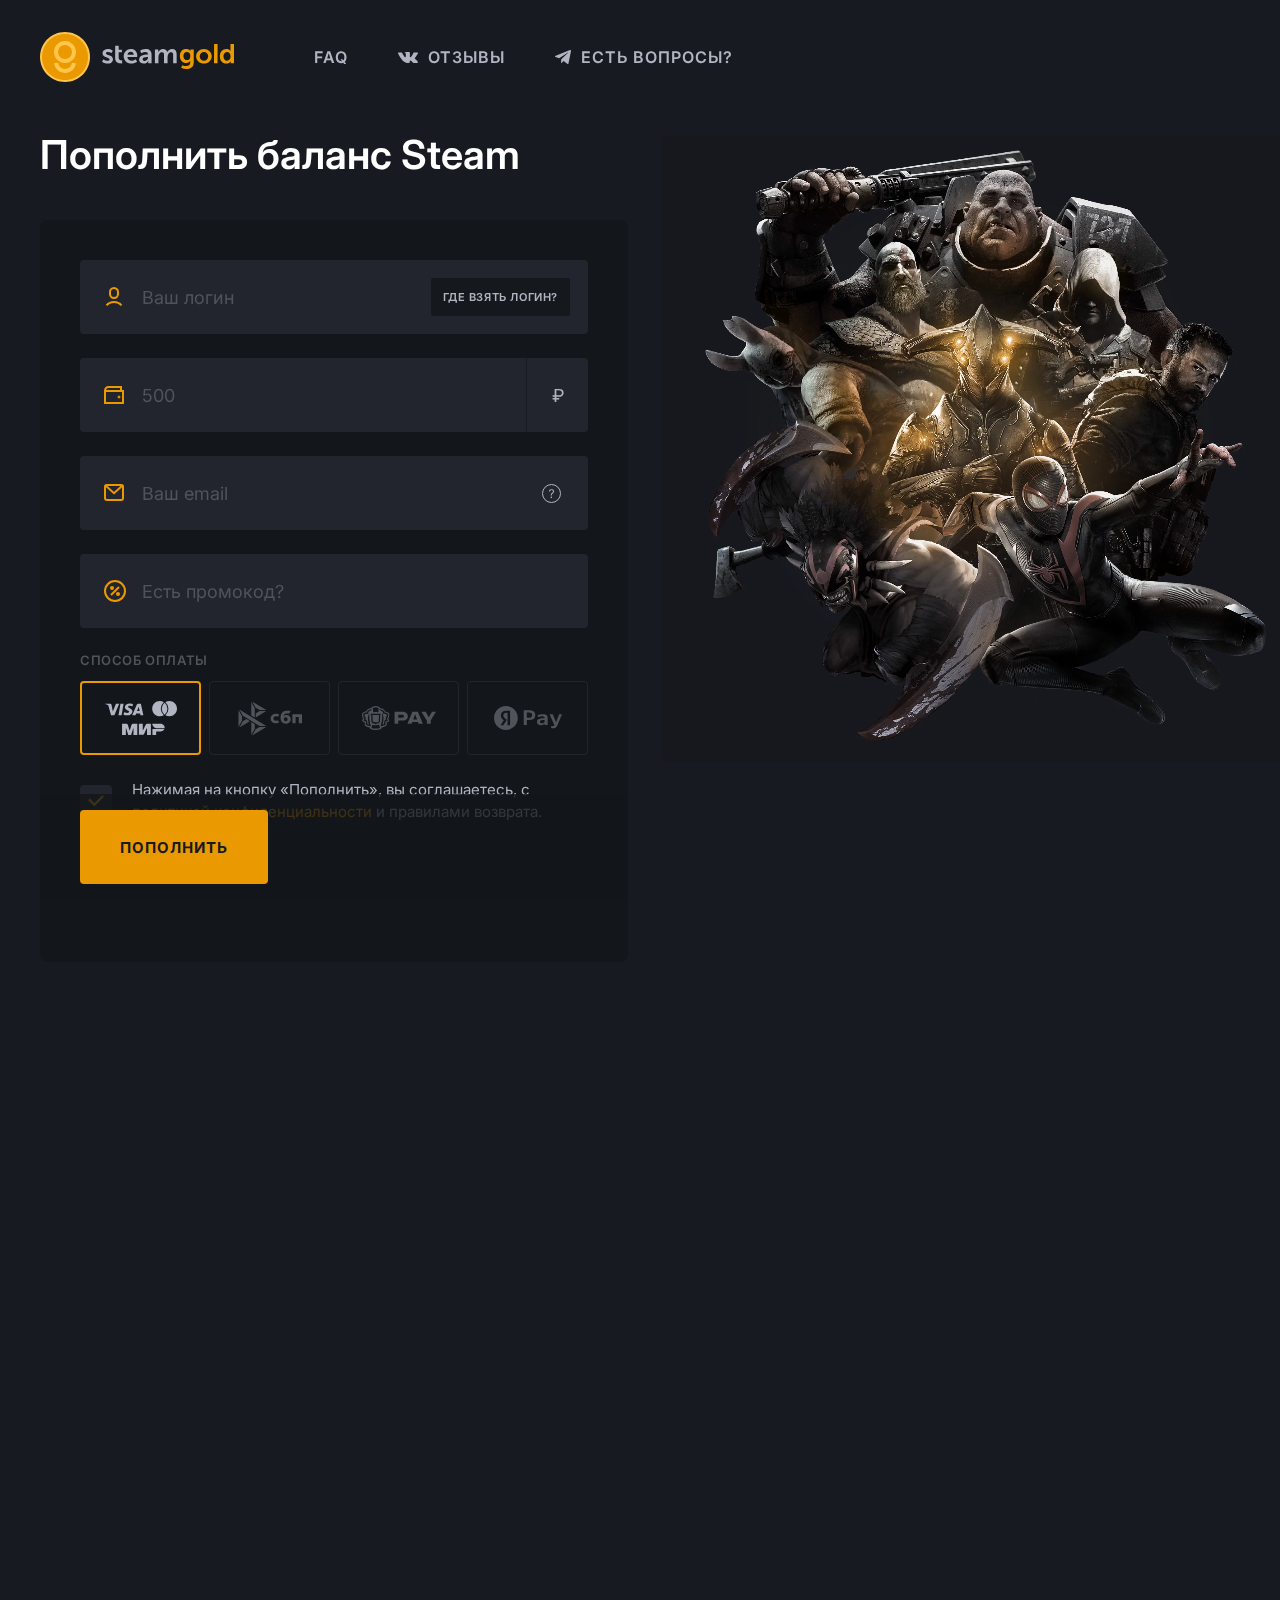
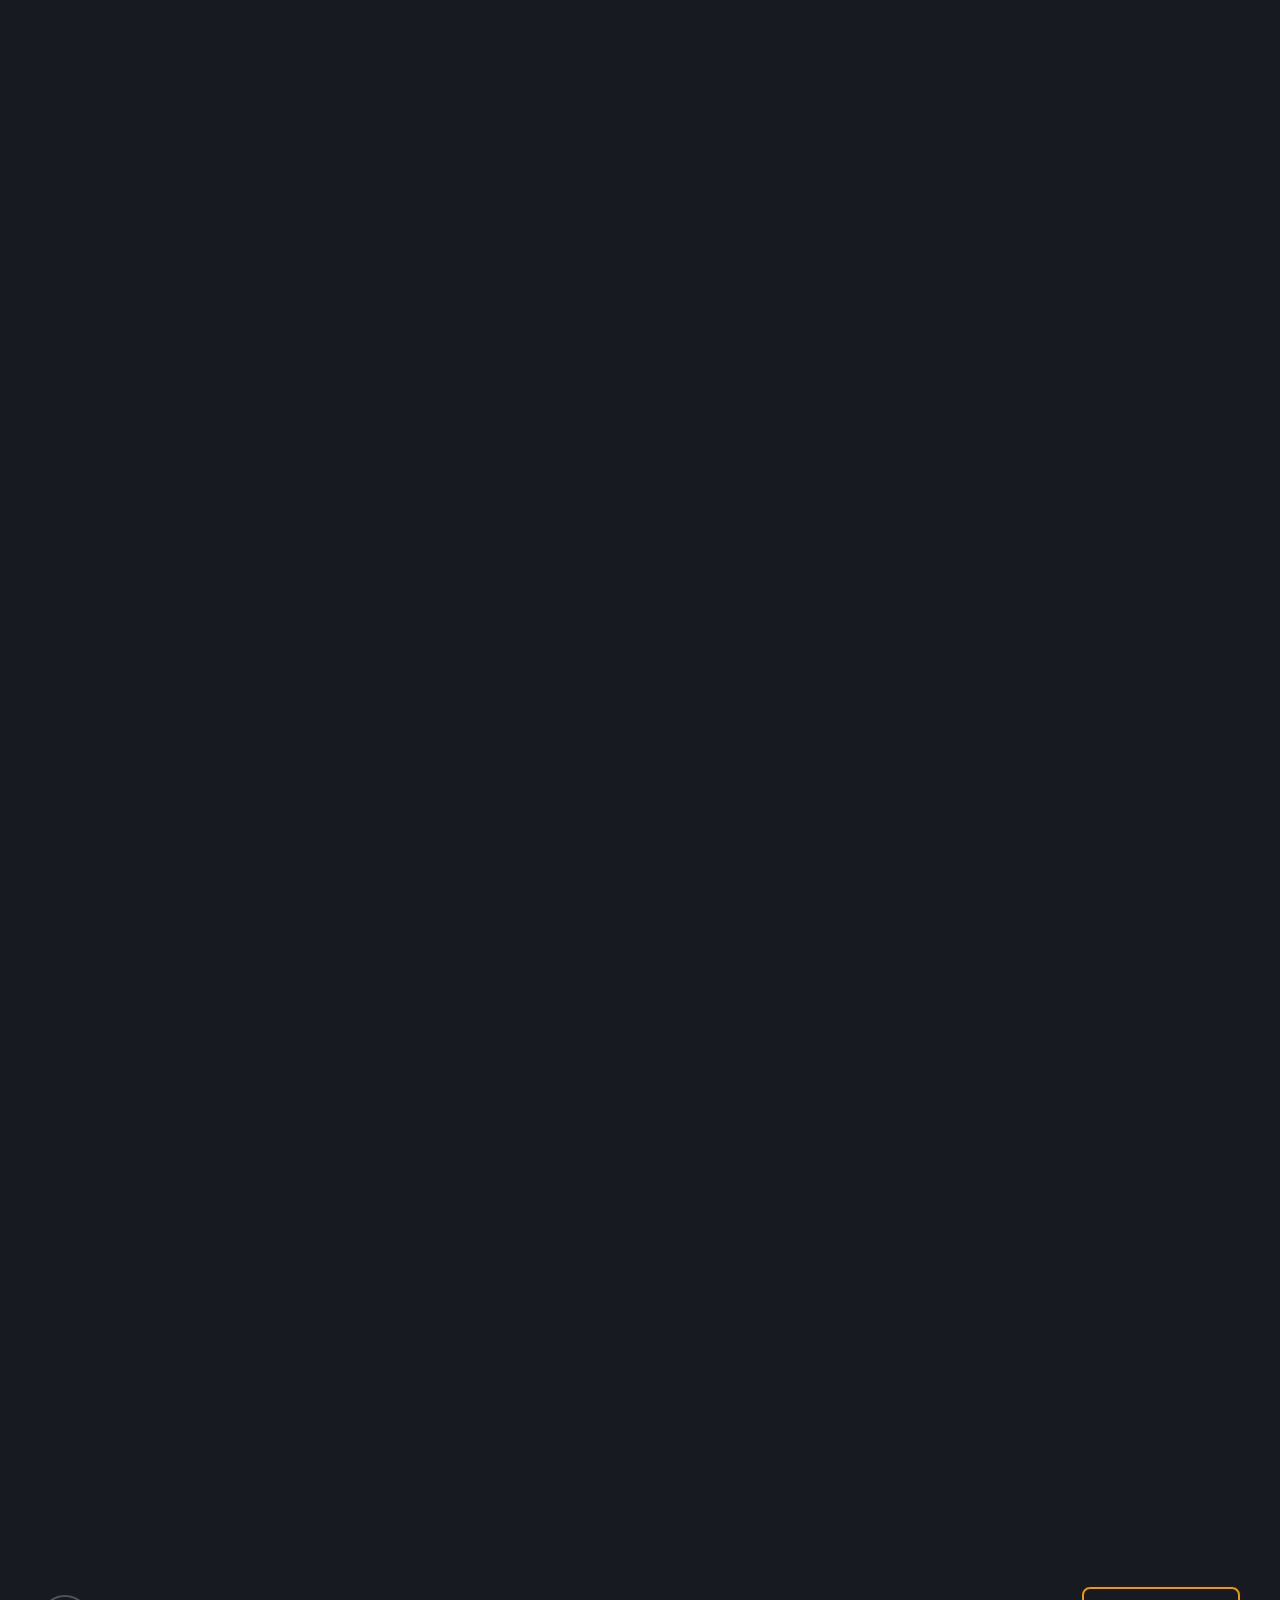
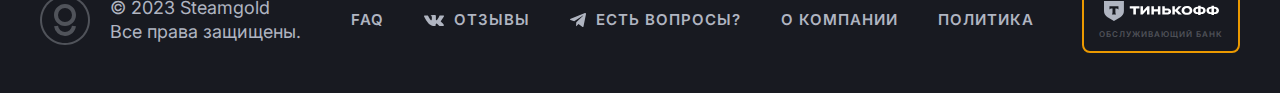
<file: index.html>
<!DOCTYPE html>
<html lang="ru">

<head>
	<meta charset="utf-8">
	<meta http-equiv="X-UA-Compatible" content="ie=edge">
	<title>Steamgold</title>
	<!-- meta-->
	<meta name="viewport" content="width=device-width, initial-scale=1, shrink-to-fit=no">
	<meta name="description" content="">
	<meta name="theme-color" content="#b0b5c1">
	<!-- icon & css-->
	<link href="./favicon.ico" rel="shortcut icon" type="image/x-icon">
	<link rel="stylesheet" href="https://cdn.jsdelivr.net/npm/swiper@11/swiper-bundle.min.css" />
	<link href="./assets/css/main.css" rel="stylesheet">
</head>

<body>
	<div id="app">
		<header>
			<div class="container">
				<div class="header content">
					<div class="header-logo"><a href="/" title="Steamgold">
							<picture>
								<source srcset="/image/logo.svg" media="(min-width: 768px)" type="image/svg+xml"><img
									src="/image/logo.m.svg" alt="Steamgold">
							</picture>
						</a></div>
					<nav class="header-menu">
						<ul>
							<li><a href="/#faq" title="FAQ">FAQ</a></li>
							<li><a href="//vk.com/steamgold" target="_blank" title="Отзывы">
									<svg class="vk">
										<use href="/image/icon/vk.svg#vk"></use>
									</svg>Отзывы</a></li>
							<li><a href="tg://resolve?domain=Steamgold" target="_blank" title="Есть вопросы?">
									<svg class="telegram">
										<use href="/image/icon/telegram.svg#telegram"></use>
									</svg>Есть вопросы?</a></li>
						</ul>
					</nav>
					<div class="header-menu-bar"><a href="#" data-action="open-menu" title="Открыть меню"><img
								src="/image/icon/menu.svg" alt="icon"></a></div>
				</div>
			</div>
		</header>
		<!-- Menu-->
		<div class="menu">
			<div class="main"><a class="menu__close" href="#" data-action="close-menu" title="Закрыть меню">
					<svg>
						<use href="/image/icon/close.svg#close"></use>
					</svg></a>
				<nav class="main-menu">
					<ul>
						<li><a href="/#faq" title="FAQ">FAQ</a></li>
						<li><a href="//vk.com/steamgold" target="_blank" title="Отзывы">
								<svg class="vk">
									<use href="/image/icon/vk.svg#vk"></use>
								</svg>Отзывы</a></li>
						<li><a href="tg://resolve?domain=Steamgold" target="_blank" title="Есть вопросы?">
								<svg class="telegram">
									<use href="/image/icon/telegram.svg#telegram"></use>
								</svg>Есть вопросы?</a></li>
					</ul>
				</nav>
				<div class="main__image"><img src="/image/illustration/menu.png"
						srcset="/image/illustration/menu@2x.png 2x, /image/illustration/menu@3x.png 3x" loading="lazy"
						alt="illustration"></div>
			</div>
		</div>
		<!-- Menu end-->
		<main>
			<section id="index">
				<div class="container">
					<div class="index content object-wrapper">
						<div class="index__main">
							<div class="index__title">
								<h1>Пополнить баланс Steam</h1>
							</div>
							<div class="index__group">
								<form class="form index__form" name="balance" action="/" autocomplete="off"
									accept-charset="utf-8">
									<fieldset class="form__line">
										<div class="form__group">
											<div class="form__icon"><img src="/image/icon/user.svg" alt="icon"></div>
											<input class="form__input" type="text" name="login" required
												placeholder="Ваш логин" value="" title="Введите ваш логин"><a
												class="form__link" href="#" data-action="open-popup" data-popup="login"
												title="Где взять логин?">
												<svg>
													<use href="/image/icon/info.svg#info"></use>
												</svg><span>Где взять логин?</span></a>
											<div class="form__error">Введите логин для пополнения</div>
										</div>
									</fieldset>
									<fieldset class="form__line">
										<div class="form__group">
											<div class="form__icon"><img src="/image/icon/wallet.svg" alt="icon"></div>
											<input class="form__input" type="number" name="amount" required
												placeholder="500" value="" title="Введите сумму"><span
												class="symbol">&#8381;</span>
											<div class="form__error">Введите сумму</div>
											<div class="form__error-2">Минимальная сумма пополнения - 200₽</div>
										</div>
									</fieldset>
									<fieldset class="form__line">
										<div class="form__group">
											<div class="form__icon"><img src="/image/icon/email.svg" alt="icon"></div>
											<input class="form__input" type="email" name="email" required
												placeholder="Ваш email" value="" title="Введите ваш email"><a
												class="form__link form__link--email" href="#" data-action="open-popup"
												data-popup="email" title="Зачем нужен email?">
												<svg>
													<use href="/image/icon/info.svg#info"></use>
												</svg></a>
											<div class="form__tooltip" area-expanded="false">
												<svg>
													<use href="/image/icon/question-2.svg#question"></use>
												</svg><span>Адрес электронной почты требуется для отправки
													банком-эквайером чека о совершении
													операции в соответствие с законом № 54-ФЗ.</span>
											</div>
											<div class="form__error">Укажите ваш email</div>
										</div>
									</fieldset>
									<fieldset class="form__line">
										<div class="form__group">
											<div class="form__icon"><img src="/image/icon/promo.svg" alt="icon"></div>
											<input class="form__input" type="text" name="promo"
												placeholder="Есть промокод?" value="" title="Введите промокод">
											<div class="form__action form__action--check"><a href="#"
													data-action="check-promo" title="Подтверлить">
													<svg>
														<use href="/image/icon/check-input.svg#check"></use>
													</svg></a></div>
											<div class="form__action form__action--close"><a href="#"
													data-action="close-promo" title="Сбросить">
													<svg>
														<use href="/image/icon/close-input.svg#close"></use>
													</svg></a></div>
											<div class="form__error-2">Введен недействительный промокод</div>
										</div>
									</fieldset>
									<fieldset class="form__line">
										<div class="form__group">
											<label class="form__label">Способ оплаты</label>
											<div class="select form__select">
												<input type="hidden" name="payment" required value="visa"><a
													class="select-link" href="#" data-action="toggle-options"
													title="Выберите способ оплаты">
													<input class="form__input" type="text" readonly placeholder=""
														value="">
													<div class="select-image">
														<svg class="visa">
															<use href="/image/icon/visa.m.svg#visa"></use>
														</svg>
													</div>
													<div class="select-arrow">
														<svg>
															<use href="/image/icon/arrow.svg#arrow"></use>
														</svg>
													</div>
												</a>
												<ul class="select-options">
													<li class="select-options__item"><a
															class="select-options__link active" href="#"
															data-action="select-option" data-value="visa-mir"
															title="Оплатить с помощью карт Visa или Мир">
															<div class="select-options__icon">
																<svg class="visa-mir">
																	<use href="/image/icon/visa-mir.m.svg#visa-mir">
																	</use>
																</svg>
															</div>
															<div class="select-options__check">
																<svg>
																	<use href="/image/icon/check.svg#check"></use>
																</svg>
															</div>
														</a></li>
													<li class="select-options__item"><a class="select-options__link"
															href="#" data-action="select-option" data-value="sbp"
															title="Оплатить с помощью СБП">
															<div class="select-options__icon">
																<svg class="sbp">
																	<use href="/image/icon/sbp.svg#sbp"></use>
																</svg>
															</div>
															<div class="select-options__check">
																<svg>
																	<use href="/image/icon/check.svg#check"></use>
																</svg>
															</div>
														</a></li>
													<li class="select-options__item"><a class="select-options__link"
															href="#" data-action="select-option"
															data-value="tinkoff-pay"
															title="Оплатить с помощью Tinkoff Pay">
															<div class="select-options__icon">
																<svg class="tinkoff">
																	<use href="/image/icon/tinkoff-pay.svg#tinkoff-pay">
																	</use>
																</svg>
															</div>
															<div class="select-options__check">
																<svg>
																	<use href="/image/icon/check.svg#check"></use>
																</svg>
															</div>
														</a></li>
													<li class="select-options__item"><a class="select-options__link"
															href="#" data-action="select-option" data-value="yandex-pay"
															title="Оплатить с помощью Yandex Pay">
															<div class="select-options__icon">
																<svg class="yandex">
																	<use href="/image/icon/yandex-pay.svg#yandex-pay">
																	</use>
																</svg>
															</div>
															<div class="select-options__check">
																<svg>
																	<use href="/image/icon/check.svg#check"></use>
																</svg>
															</div>
														</a></li>
												</ul>
												<ul class="select-tabs">
													<li class="select-tabs__item select-tabs__item--active"><a
															class="select-tabs__link" href="#" data-action="select-tab"
															data-value="visa-mir"
															title="Оплатить с помощью карт Visa или Мир">
															<div class="select-tabs__icon">
																<svg class="visa-mir">
																	<use href="/image/icon/visa-mir.svg#visa-mir"></use>
																</svg>
															</div>
														</a></li>
													<li class="select-tabs__item"><a class="select-tabs__link" href="#"
															data-action="select-tab" data-value="sbp"
															title="Оплатить с помощью СБП">
															<div class="select-tabs__icon">
																<svg class="sbp">
																	<use href="/image/icon/sbp.svg#sbp"></use>
																</svg>
															</div>
														</a></li>
													<li class="select-tabs__item"><a class="select-tabs__link" href="#"
															data-action="select-tab" data-value="tinkoff"
															title="Оплатить с помощью Tinkoff Pay">
															<div class="select-tabs__icon">
																<svg class="tinkoff">
																	<use href="/image/icon/tinkoff-pay.svg#tinkoff-pay">
																	</use>
																</svg>
															</div>
														</a></li>
													<li class="select-tabs__item"><a class="select-tabs__link" href="#"
															data-action="select-tab" data-value="yandex"
															title="Оплатить с помощью Yandex Pay">
															<div class="select-tabs__icon">
																<svg class="yandex">
																	<use href="/image/icon/yandex-pay.svg#yandex-pay">
																	</use>
																</svg>
															</div>
														</a></li>
												</ul>
											</div>
										</div>
									</fieldset>
									<div class="form__text">
										<input class="checkbox" type="checkbox" checked id="agreement">
										<label class="checkbox-label" for="agreement">
											<svg>
												<use href="/image/icon/check.svg#check"></use>
											</svg>
										</label>
										<p>Нажимая на кнопку «Пополнить», вы соглашаетесь, с <a href="/privacy.html"
												title="Политика конфиденциальности">политикой конфиденциальности</a> и
											правилами возврата.</p>
									</div>
									<div class="form__button">
										<div class="button"><a href="#" data-action="send-form"
												title="Пополнить">Пополнить</a></div>
									</div>
								</form>
								<ul class="index-calculation">
									<li class="index-calculation__item">
										<div class="index-calculation__title">Заплатите</div>
										<div class="index-calculation__value"><span class="indent">254.77</span>&#8381;
										</div>
									</li>
									<li class="index-calculation__item">
										<div class="index-calculation__title">Получите на баланс Steam</div>
										<div class="index-calculation__value"><span class="promo">(-30%)</span><span
												class="sum"><span class="indent yellow">200.29</span><span
													class="normal">&#8381;</span></span></div>
									</li>
									<li class="index-calculation__item">
										<div class="index-calculation__title">Комиссия сервиса
											<div class="index-calculation__tooltip index-calculation__tooltip--small"
												area-expanded="false">
												<svg>
													<use href="/image/icon/question.svg#question"></use>
												</svg><span>6% — фиксированная комиссия</span>
											</div>
										</div>
										<div class="index-calculation__value"><span class="indent">12</span>&#8381;<span
												class="service"><span>(-99.79</span><span
													class="normal">&#8381;</span><span>)</span></span>
										</div>
									</li>
									<li class="index-calculation__item">
										<div class="index-calculation__title">Банковские издержки
											<div class="index-calculation__tooltip" area-expanded="false">
												<svg>
													<use href="/image/icon/question.svg#question"></use>
												</svg><span>Переменные издержки, связанные с разницей курсов валют в
													Steam, а&nbsp;также с
													комиссией платежных систем, могут меняться каждый час.</span>
											</div>
										</div>
										<div class="index-calculation__value"><span class="indent">~ 42.48</span>&#8381;
										</div>
									</li>
								</ul>
							</div>
						</div>
						<div class="index__video object">
							<video autoplay loop muted playsinline>
								<source src="./video/main.mp4" type="video/mp4">
							</video>
						</div>
					</div>
				</div>
			</section>
			<div class="container object-wrapper">
				<div class="content object">
					<div class="swiper mySwiper">
						<div class="swiper-wrapper">
							<div class="swiper-slide banner banner_1">
								<div class="banner__desc">
									<img class="banner__logo" src="./image/tinkoff_new.svg" alt="">
									<h3 class="banner__title">Готовы к следующему уровню?</h3>
									<p class="banner__desc">Кредитная карта Тинькофф поможет вам покорить новые горизонты игрового мира!</p>
								</div>
								<button class="banner__btn">оформить</button>
							</div>
							<div class="swiper-slide banner banner_2">
								<div class="banner__desc">
									<img class="banner__logo" src="./image/tinkoff_new.svg" alt="">
									<h3 class="banner__title">Заряди свою игру!</h3>
									<p class="banner__desc">Дебетовая карта на повышенный кэшбэк. Удвой свою выгоду от развлечений!</p>
								</div>
								<button class="banner__btn">оформить</button>
							</div>
						</div>
						<div class="swiper-scrollbar"></div>
					</div>
				</div>
			</div>
			<section id="steps">
				<div class="container">
					<div class="steps content object-wrapper">
						<div class="steps__title object">
							<h2>Как это работает?</h2>
						</div>
						<ul class="steps-list object">
							<li class="steps-list__item">
								<div class="steps-list__count">01.</div>
								<div class="steps-list__text">
									<p>Введи свой логин Steam</p>
								</div>
							</li>
							<li class="steps-list__item">
								<div class="steps-list__count">02.</div>
								<div class="steps-list__text">
									<p>Укажите сумму пополнения</p>
								</div>
							</li>
							<li class="steps-list__item">
								<div class="steps-list__count">03.</div>
								<div class="steps-list__text">
									<p>Оплатите удобным способом</p>
								</div>
							</li>
							<li class="steps-list__item">
								<div class="steps-list__count">04.</div>
								<div class="steps-list__text">
									<p>Получите деньги на&nbsp;баланс Steam</p>
								</div>
							</li>
						</ul>
					</div>
				</div>
			</section>
			<section id="faq">
				<div class="container">
					<div class="faq content object-wrapper">
						<div class="faq__title object">
							<h2>Часто задаваемые вопросы</h2>
						</div>
						<ul class="faq-list object">
							<li class="faq-list__item">
								<div class="faq-list__question" area-expanded="true">
									<div class="faq-list__icon">
										<svg>
											<use href="/image/icon/arrow-circle.svg#arrow"></use>
										</svg>
									</div>
									<div class="faq-list__title">
										<h4>Требования к аккаунту</h4>
									</div>
								</div>
								<div class="faq-list__answer">
									<div class="faq-list__text">
										<p>Есть перечень требований к аккаунту, соответствие которых позволит нам
											совершить пополнение
											баланса:</p>
										<p>ВАЖНО! Перед оплатой отключите VPN и переподключитесь к STEAM</p>
										<ul>
											<li>
												<p>Регион аккаунта: Россия</p>
											</li>
											<li>
												<p>Валюта аккаунта: Рубли</p>
											</li>
											<li>
												<p>Мы НЕ можем пополнить аккаунты пользователей из регионов: Крым, ЛНР,
													ДНР</p>
											</li>
											<li>
												<p>На аккаунте не должно быть красной таблички (КТ). КТ - это запрет на
													обмен, запрет на
													активацию ключей в Steam, перманентный бан ТП Steam</p>
											</li>
											<li>
												<p>Логин не может состоять Только из цифр</p>
											</li>
										</ul>
										<p>Если нарушено хотя бы одно требование ваши средства могут зависнуть в
											агрегаторе!<br>Будьте
											Внимательны!</p>
									</div>
								</div>
							</li>
							<li class="faq-list__item">
								<div class="faq-list__question" area-expanded="false">
									<div class="faq-list__icon">
										<svg>
											<use href="/image/icon/arrow-circle.svg#arrow"></use>
										</svg>
									</div>
									<div class="faq-list__title">
										<h4>У меня новый (свежесозданный) или ранее не пополнявшийся аккаунт</h4>
									</div>
								</div>
								<div class="faq-list__answer">
									<div class="faq-list__text">
										<p>Текст</p>
									</div>
								</div>
							</li>
							<li class="faq-list__item">
								<div class="faq-list__question" area-expanded="false">
									<div class="faq-list__icon">
										<svg>
											<use href="/image/icon/arrow-circle.svg#arrow"></use>
										</svg>
									</div>
									<div class="faq-list__title">
										<h4>Пришла сумма меньше чем в калькуляторе. Что делать?</h4>
									</div>
								</div>
								<div class="faq-list__answer">
									<div class="faq-list__text">
										<p>Текст</p>
									</div>
								</div>
							</li>
							<li class="faq-list__item">
								<div class="faq-list__question" area-expanded="false">
									<div class="faq-list__icon">
										<svg>
											<use href="/image/icon/arrow-circle.svg#arrow"></use>
										</svg>
									</div>
									<div class="faq-list__title">
										<h4>Политика возврата</h4>
									</div>
								</div>
								<div class="faq-list__answer">
									<div class="faq-list__text">
										<p>Текст</p>
									</div>
								</div>
							</li>
							<li class="faq-list__item">
								<div class="faq-list__question" area-expanded="false">
									<div class="faq-list__icon">
										<svg>
											<use href="/image/icon/arrow-circle.svg#arrow"></use>
										</svg>
									</div>
									<div class="faq-list__title">
										<h4>Не приходят деньги на баланс аккаунта Steam</h4>
									</div>
								</div>
								<div class="faq-list__answer">
									<div class="faq-list__text">
										<p>Текст</p>
									</div>
								</div>
							</li>
							<li class="faq-list__item">
								<div class="faq-list__question" area-expanded="false">
									<div class="faq-list__icon">
										<svg>
											<use href="/image/icon/arrow-circle.svg#arrow"></use>
										</svg>
									</div>
									<div class="faq-list__title">
										<h4>Я указал неверный логин</h4>
									</div>
								</div>
								<div class="faq-list__answer">
									<div class="faq-list__text">
										<p>Текст</p>
									</div>
								</div>
							</li>
							<li class="faq-list__item">
								<div class="faq-list__question" area-expanded="false">
									<div class="faq-list__icon">
										<svg>
											<use href="/image/icon/arrow-circle.svg#arrow"></use>
										</svg>
									</div>
									<div class="faq-list__title">
										<h4>Что такое «Логин»?</h4>
									</div>
								</div>
								<div class="faq-list__answer">
									<div class="faq-list__text">
										<p>Текст</p>
									</div>
								</div>
							</li>
						</ul>
					</div>
				</div>
			</section>
		</main>
		<footer>
			<div class="container">
				<div class="footer content">
					<div class="footer__group">
						<nav class="footer-menu">
							<ul>
								<li><a href="/#faq" title="FAQ">FAQ</a></li>
								<li><a href="//vk.com/steamgold" target="_blank" title="Отзывы">
										<svg class="vk">
											<use href="/image/icon/vk.svg#vk"></use>
										</svg>Отзывы</a></li>
								<li><a href="tg://resolve?domain=Steamgold" target="_blank" title="Есть вопросы?">
										<svg class="telegram">
											<use href="/image/icon/telegram.svg#telegram"></use>
										</svg>Есть вопросы?</a></li>
								<li><a href="/about.html" title="О компании">О компании</a></li>
								<li><a href="/privacy.html" title="Политика">Политика</a></li>
							</ul>
						</nav>
						<div class="footer-bank">
							<div class="footer-bank__image"><img src="./image/tinkoff_new.svg"
									title="Обслуживающий банк"></div>
							<div class="footer-bank__desc">Обслуживающий банк</div>
						</div>
					</div>
					<div class="footer-copyright"><img src="/image/logo-footer.svg" alt="Steamgold">
						<p>&copy; 2023 Steamgold<br>Все права защищены.</p>
					</div>
				</div>
			</div>
		</footer>
	</div>
	<!-- Popup-->
	<div class="popup">
		<div class="popup-overlay" data-action="close-popup"></div>
		<!-- Где взять логин-->
		<div class="login popup__module popup__module--right"><a class="popup__close" href="#" data-action="close-popup"
				title="Закрыть окно">
				<svg>
					<use href="/image/icon/close.svg#close"></use>
				</svg></a>
			<div class="login__main">
				<div class="login__title">
					<h3>Где взять логин Steam?</h3>
				</div>
				<div class="login__text">
					<p>Обратите внимание! Логин, это то, что вы указываете при входе в&nbsp;Steam. Если вы укажите
						неверный логин,
						то средства уйдут другому пользователю.</p>
				</div>
				<div class="login__button">
					<div class="button button--link"><a href="#" target="_blank" title="Перейти к аккаунту">Перейти к
							аккаунту</a>
					</div>
				</div>
				<div class="login__image"><img src="/image/illustration/login.png"
						srcset="/image/illustration/login@2x.png 2x, /image/illustration/login@3x.png 3x" loading="lazy"
						alt="illustration"></div>
			</div>
		</div>
		<!-- Зачем нужен email-->
		<div class="email popup__module popup__module--right"><a class="popup__close" href="#" data-action="close-popup"
				title="Закрыть окно">
				<svg>
					<use href="/image/icon/close.svg#close"></use>
				</svg></a>
			<div class="email__main">
				<div class="email__title">
					<h3>Зачем вам мой email?</h3>
				</div>
				<div class="email__text">
					<p>Адрес электронной почты требуется для отправки банком-эквайером чека о совершении операции в
						соответствие с
						законом № 54-ФЗ.</p>
				</div>
			</div>
		</div>
		<!-- Заявка принята-->
		<div class="accepted popup__module popup__module--center"><a class="popup__close" href="#"
				data-action="close-popup" title="Закрыть окно">
				<svg>
					<use href="/image/icon/close.svg#close"></use>
				</svg></a>
			<div class="accepted__main">
				<div class="accepted__image"><img src="/image/logo-steam.svg" alt="image"></div>
				<div class="accepted__title">
					<h3>Заявка на пополнение счета принята</h3>
				</div>
				<div class="accepted__text">
					<p>В ближайшее время баланс Steam будет пополнен.</p>
				</div>
				<div class="accepted-social">
					<div class="accepted-social__text">
						<p>Присоединяйтесь к нашему телеграм-сообществу для получения обновлений и скидок при
							пополнении.</p>
					</div>
					<div class="accepted-social__link"><a href="tg://resolve?domain=Steamgold" target="_blank"
							title="Телеграм">
							<svg>
								<use href="/image/icon/telegram.svg#telegram"></use>
							</svg>Перейти</a></div>
					<div class="accepted-social__image">
						<svg>
							<use href="/image/bg/telegram.svg#telegram"></use>
						</svg>
					</div>
				</div>
			</div>
		</div>
	</div>
	<!-- Popup end-->
	<!-- js-->
	<script src="https://cdn.jsdelivr.net/npm/swiper@11/swiper-bundle.min.js"></script>
	<script defer src="./assets/js/main.js"></script>
	<script>
		var swiper = new Swiper(".mySwiper", {
			slidesPerView: 1,
			spaceBetween: 24,
			freeMode: true,
			effect: "fade",
			scrollbar: {
				el: ".swiper-scrollbar",
				hide: true,
			},
			autoplay: {
				delay: 5000,
			},
			breakpoints: {
				768: {
					slidesPerView: 2,
					spaceBetween: 24,
					effect: "none",
				},
			}
		});
	</script>
</body>

</html>
</file>
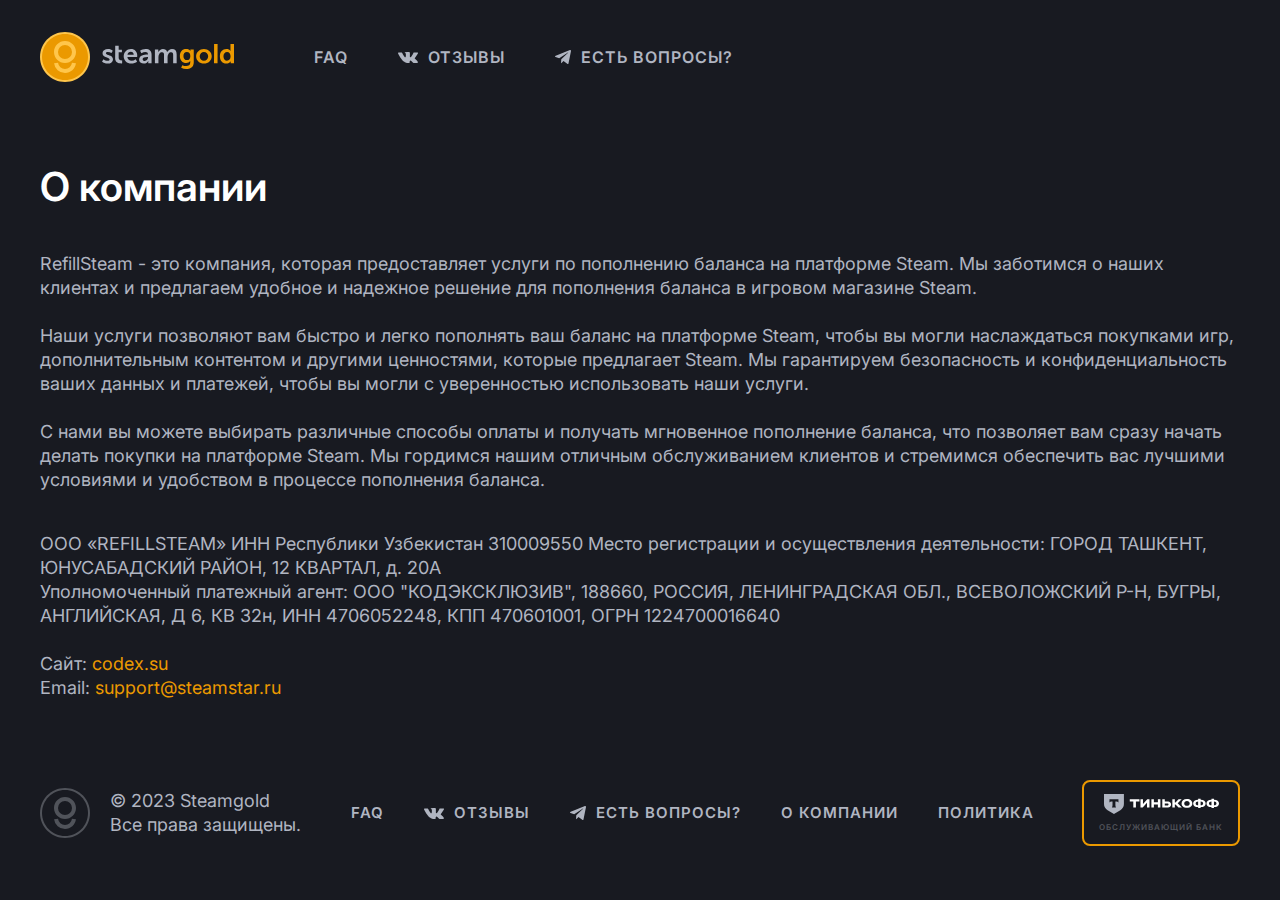
<file: about.html>
<!DOCTYPE html>
<html lang="ru">
  <head>
    <meta charset="utf-8">
    <meta http-equiv="X-UA-Compatible" content="ie=edge">
    <title>RefillSteam</title>
    <!-- meta-->
    <meta name="viewport" content="width=device-width, initial-scale=1, shrink-to-fit=no">
    <meta name="description" content="">
    <meta name="theme-color" content="#b0b5c1">
    <!-- icon & css-->
    <link href="/favicon.ico" rel="shortcut icon" type="image/x-icon">
  <link href="/assets/css/main.css?v=41d6dd9" rel="stylesheet"></head>
  <body>
    <div id="app">
<header>
  <div class="container">
    <div class="header content">
      <div class="header-logo"><a href="/" title="Steamgold">
          <picture>
            <source srcset="/image/logo.svg" media="(min-width: 768px)" type="image/svg+xml"><img src="/image/logo.m.svg" alt="Steamgold">
          </picture></a></div>
      <nav class="header-menu">
        <ul>
          <li><a href="/#faq" title="FAQ">FAQ</a></li>
          <li><a href="//vk.com/steamgold" target="_blank" title="Отзывы">
              <svg class="vk">
                <use href="/image/icon/vk.svg#vk"></use>
              </svg>Отзывы</a></li>
          <li><a href="tg://resolve?domain=Steamgold" target="_blank" title="Есть вопросы?">
              <svg class="telegram">
                <use href="/image/icon/telegram.svg#telegram"></use>
              </svg>Есть вопросы?</a></li>
        </ul>
      </nav>
      <div class="header-menu-bar"><a href="#" data-action="open-menu" title="Открыть меню"><img src="/image/icon/menu.svg" alt="icon"></a></div>
    </div>
  </div>
</header>
<!-- Menu-->
<div class="menu">
  <div class="main"><a class="menu__close" href="#" data-action="close-menu" title="Закрыть меню">
      <svg>
        <use href="/image/icon/close.svg#close"></use>
      </svg></a>
    <nav class="main-menu">
      <ul>
        <li><a href="/#faq" title="FAQ">FAQ</a></li>
        <li><a href="//vk.com/steamgold" target="_blank" title="Отзывы">
            <svg class="vk">
              <use href="/image/icon/vk.svg#vk"></use>
            </svg>Отзывы</a></li>
        <li><a href="tg://resolve?domain=Steamgold" target="_blank" title="Есть вопросы?">
            <svg class="telegram">
              <use href="/image/icon/telegram.svg#telegram"></use>
            </svg>Есть вопросы?</a></li>
      </ul>
    </nav>
    <div class="main__image"><img src="/image/illustration/menu.png" srcset="/image/illustration/menu@2x.png 2x, /image/illustration/menu@3x.png 3x" loading="lazy" alt="illustration"></div>
  </div>
</div>
<!-- Menu end-->
      <main>
        <section id="about">
          <div class="container">
            <div class="about content">
              <div class="about__main">
                <div class="about__title">
                  <h2>О компании</h2>
                </div>
                <div class="about__text">
                  <p>RefillSteam - это компания, которая предоставляет услуги по пополнению баланса на платформе Steam. Мы заботимся о наших клиентах и предлагаем удобное и надежное решение для пополнения баланса в игровом магазине Steam.</p>
                  <p>Наши услуги позволяют вам быстро и легко пополнять ваш баланс на платформе Steam, чтобы вы могли наслаждаться покупками игр, дополнительным контентом и другими ценностями, которые предлагает Steam. Мы гарантируем безопасность и конфиденциальность ваших данных и платежей, чтобы вы могли с уверенностью использовать наши услуги.</p>
                  <p>С нами вы можете выбирать различные способы оплаты и получать мгновенное пополнение баланса, что позволяет вам сразу начать делать покупки на платформе Steam. Мы гордимся нашим отличным обслуживанием клиентов и стремимся обеспечить вас лучшими условиями и удобством в процессе пополнения баланса.</p>
                </div>
                <div class="about__text">
                  <p>ООО «REFILLSTEAM» ИНН Республики Узбекистан 310009550 Место регистрации и осуществления деятельности: ГОРОД ТАШКЕНТ, ЮНУСАБАДСКИЙ РАЙОН, 12 КВАРТАЛ, д. 20А<br>Уполномоченный платежный агент: ООО "КОДЭКСКЛЮЗИВ", 188660, РОССИЯ, ЛЕНИНГРАДСКАЯ ОБЛ., ВСЕВОЛОЖСКИЙ Р-Н, БУГРЫ, АНГЛИЙСКАЯ, Д 6, КВ 32н, ИНН 4706052248, КПП 470601001, ОГРН 1224700016640</p>
                  <p>Сайт: <a href="//codex.su" target="_blank" title="Сайт">codex.su</a><br>Email: <a href="mailto:support@steamstar.ru" title="Email">support@steamstar.ru</a></p>
                </div>
              </div>
            </div>
          </div>
        </section>
      </main>
<footer>
  <div class="container">
    <div class="footer content">
      <div class="footer__group">
        <nav class="footer-menu">
          <ul>
            <li><a href="/#faq" title="FAQ">FAQ</a></li>
            <li><a href="//vk.com/steamgold" target="_blank" title="Отзывы">
                <svg class="vk">
                  <use href="/image/icon/vk.svg#vk"></use>
                </svg>Отзывы</a></li>
            <li><a href="tg://resolve?domain=Steamgold" target="_blank" title="Есть вопросы?">
                <svg class="telegram">
                  <use href="/image/icon/telegram.svg#telegram"></use>
                </svg>Есть вопросы?</a></li>
            <li><a href="/about.html" title="О компании">О компании</a></li>
            <li><a href="/privacy.html" title="Политика">Политика</a></li>
          </ul>
        </nav>
        <div class="footer-bank">
          <div class="footer-bank__image"><img src="/image/tinkoff_new.svg" title="Обслуживающий банк"></div>
          <div class="footer-bank__desc">Обслуживающий банк</div>
        </div>
      </div>
      <div class="footer-copyright"><img src="/image/logo-footer.svg" alt="Steamgold">
        <p>&copy; 2023 Steamgold<br>Все права защищены.</p>
      </div>
    </div>
  </div>
</footer>
    </div>
<!-- Popup-->
<div class="popup">
  <div class="popup-overlay" data-action="close-popup"></div>
  <!-- Где взять логин-->
  <div class="login popup__module popup__module--right"><a class="popup__close" href="#" data-action="close-popup" title="Закрыть окно">
      <svg>
        <use href="/image/icon/close.svg#close"></use>
      </svg></a>
    <div class="login__main">
      <div class="login__title">
        <h3>Где взять логин Steam?</h3>
      </div>
      <div class="login__text">
        <p>Обратите внимание! Логин, это то, что вы указываете при входе в&nbsp;Steam. Если вы укажите неверный логин, то средства уйдут другому пользователю.</p>
      </div>
      <div class="login__button">
        <div class="button button--link"><a href="#" target="_blank" title="Перейти к аккаунту">Перейти к аккаунту</a></div>
      </div>
      <div class="login__image"><img src="/image/illustration/login.png" srcset="/image/illustration/login@2x.png 2x, /image/illustration/login@3x.png 3x" loading="lazy" alt="illustration"></div>
    </div>
  </div>
  <!-- Зачем нужен email-->
  <div class="email popup__module popup__module--right"><a class="popup__close" href="#" data-action="close-popup" title="Закрыть окно">
      <svg>
        <use href="/image/icon/close.svg#close"></use>
      </svg></a>
    <div class="email__main">
      <div class="email__title">
        <h3>Зачем вам мой email?</h3>
      </div>
      <div class="email__text">
        <p>Адрес электронной почты требуется для отправки банком-эквайером чека о совершении операции в соответствие с законом № 54-ФЗ.</p>
      </div>
    </div>
  </div>
  <!-- Заявка принята-->
  <div class="accepted popup__module popup__module--center"><a class="popup__close" href="#" data-action="close-popup" title="Закрыть окно">
      <svg>
        <use href="/image/icon/close.svg#close"></use>
      </svg></a>
    <div class="accepted__main">
      <div class="accepted__image"><img src="/image/logo-steam.svg" alt="image"></div>
      <div class="accepted__title">
        <h3>Заявка на пополнение счета принята</h3>
      </div>
      <div class="accepted__text">
        <p>В ближайшее время баланс Steam будет пополнен.</p>
      </div>
      <div class="accepted-social">
        <div class="accepted-social__text">
          <p>Присоединяйтесь к нашему телеграм-сообществу для получения обновлений и скидок при пополнении.</p>
        </div>
        <div class="accepted-social__link"><a href="tg://resolve?domain=Steamgold" target="_blank" title="Телеграм">
            <svg>
              <use href="/image/icon/telegram.svg#telegram"></use>
            </svg>Перейти</a></div>
        <div class="accepted-social__image">
          <svg>
            <use href="/image/bg/telegram.svg#telegram"></use>
          </svg>
        </div>
      </div>
    </div>
  </div>
</div>
<!-- Popup end-->
    <!-- js-->
  <script defer src="/assets/js/main.js?v=c07bd0a"></script></body>
</html>
</file>
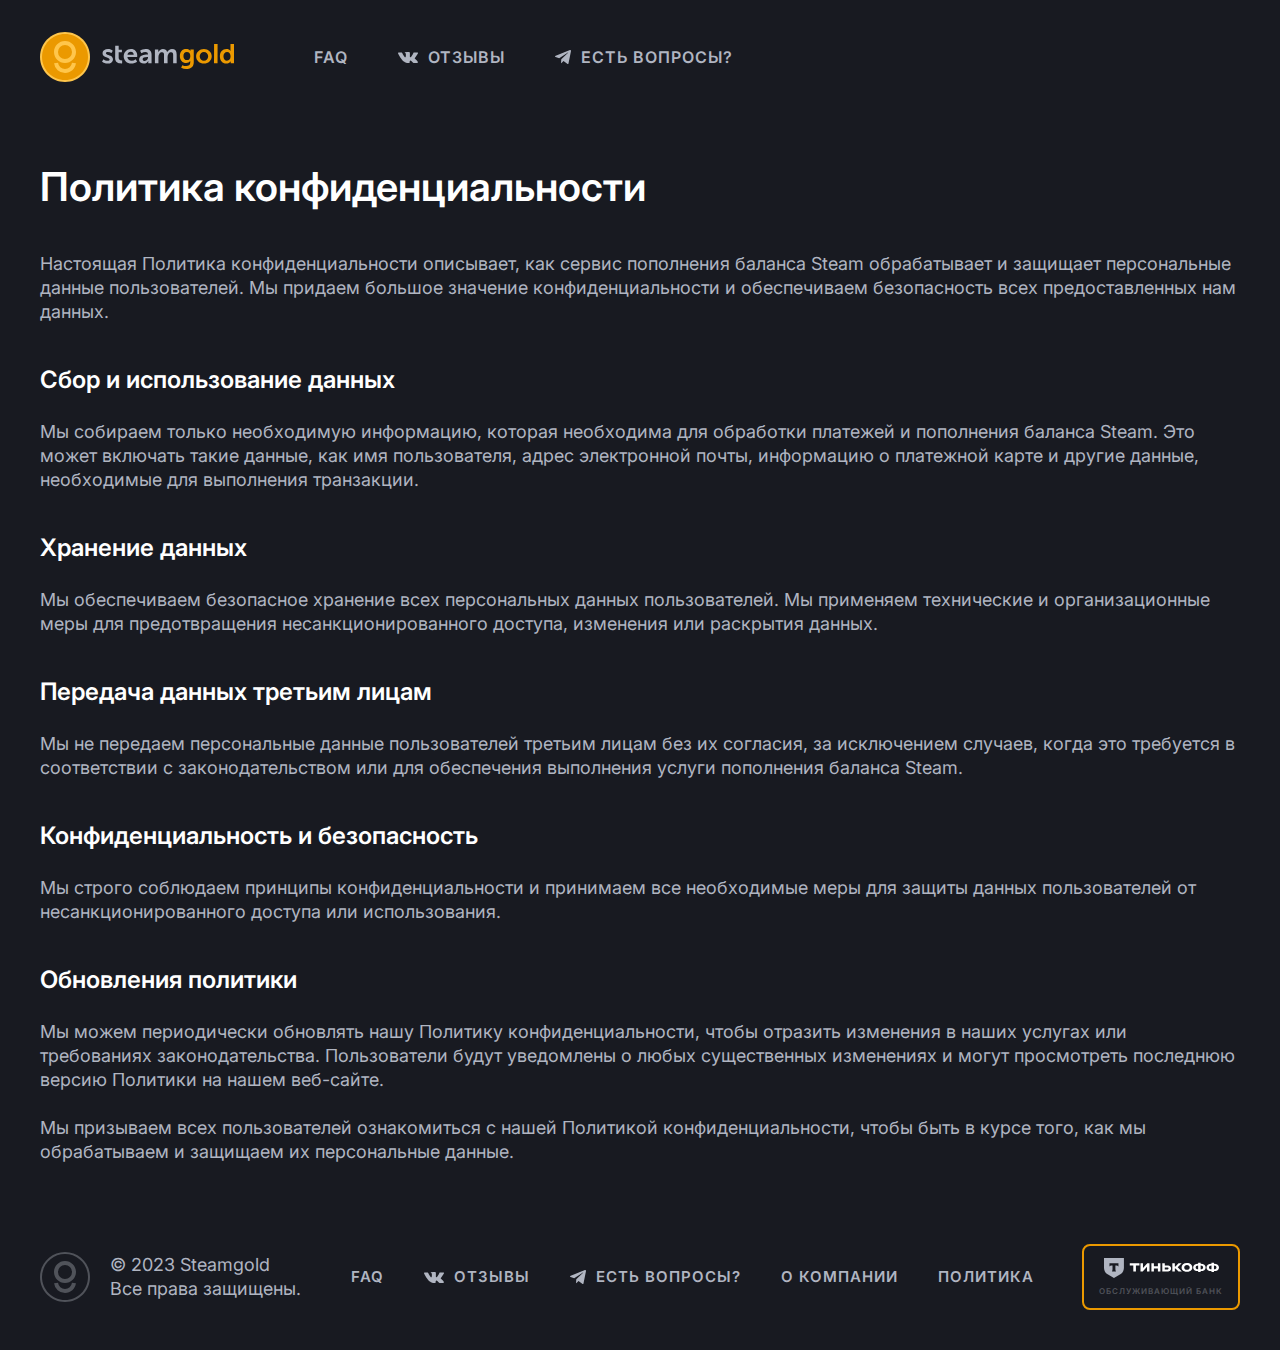
<file: privacy.html>
<!DOCTYPE html>
<html lang="ru">
  <head>
    <meta charset="utf-8">
    <meta http-equiv="X-UA-Compatible" content="ie=edge">
    <title>RefillSteam</title>
    <!-- meta-->
    <meta name="viewport" content="width=device-width, initial-scale=1, shrink-to-fit=no">
    <meta name="description" content="">
    <meta name="theme-color" content="#b0b5c1">
    <!-- icon & css-->
    <link href="/favicon.ico" rel="shortcut icon" type="image/x-icon">
  <link href="/assets/css/main.css?v=41d6dd9" rel="stylesheet"></head>
  <body>
    <div id="app">
<header>
  <div class="container">
    <div class="header content">
      <div class="header-logo"><a href="/" title="Steamgold">
          <picture>
            <source srcset="/image/logo.svg" media="(min-width: 768px)" type="image/svg+xml"><img src="/image/logo.m.svg" alt="Steamgold">
          </picture></a></div>
      <nav class="header-menu">
        <ul>
          <li><a href="/#faq" title="FAQ">FAQ</a></li>
          <li><a href="//vk.com/steamgold" target="_blank" title="Отзывы">
              <svg class="vk">
                <use href="/image/icon/vk.svg#vk"></use>
              </svg>Отзывы</a></li>
          <li><a href="tg://resolve?domain=Steamgold" target="_blank" title="Есть вопросы?">
              <svg class="telegram">
                <use href="/image/icon/telegram.svg#telegram"></use>
              </svg>Есть вопросы?</a></li>
        </ul>
      </nav>
      <div class="header-menu-bar"><a href="#" data-action="open-menu" title="Открыть меню"><img src="/image/icon/menu.svg" alt="icon"></a></div>
    </div>
  </div>
</header>
<!-- Menu-->
<div class="menu">
  <div class="main"><a class="menu__close" href="#" data-action="close-menu" title="Закрыть меню">
      <svg>
        <use href="/image/icon/close.svg#close"></use>
      </svg></a>
    <nav class="main-menu">
      <ul>
        <li><a href="/#faq" title="FAQ">FAQ</a></li>
        <li><a href="//vk.com/steamgold" target="_blank" title="Отзывы">
            <svg class="vk">
              <use href="/image/icon/vk.svg#vk"></use>
            </svg>Отзывы</a></li>
        <li><a href="tg://resolve?domain=Steamgold" target="_blank" title="Есть вопросы?">
            <svg class="telegram">
              <use href="/image/icon/telegram.svg#telegram"></use>
            </svg>Есть вопросы?</a></li>
      </ul>
    </nav>
    <div class="main__image"><img src="/image/illustration/menu.png" srcset="/image/illustration/menu@2x.png 2x, /image/illustration/menu@3x.png 3x" loading="lazy" alt="illustration"></div>
  </div>
</div>
<!-- Menu end-->
      <main>
        <section id="privacy">
          <div class="container">
            <div class="privacy content">
              <div class="privacy__main">
                <div class="privacy__title">
                  <h2>Политика конфиденциальности</h2>
                </div>
                <div class="privacy__text">
                  <p>Настоящая Политика конфиденциальности описывает, как сервис пополнения баланса Steam обрабатывает и защищает персональные данные пользователей. Мы придаем большое значение конфиденциальности и обеспечиваем безопасность всех предоставленных нам данных.</p>
                </div>
                <div class="privacy__subtitle">
                  <h3>Сбор и использование данных</h3>
                </div>
                <div class="privacy__text">
                  <p>Мы собираем только необходимую информацию, которая необходима для обработки платежей и пополнения баланса Steam. Это может включать такие данные, как имя пользователя, адрес электронной почты, информацию о платежной карте и другие данные, необходимые для выполнения транзакции.</p>
                </div>
                <div class="privacy__subtitle">
                  <h3>Хранение данных</h3>
                </div>
                <div class="privacy__text">
                  <p>Мы обеспечиваем безопасное хранение всех персональных данных пользователей. Мы применяем технические и организационные меры для предотвращения несанкционированного доступа, изменения или раскрытия данных.</p>
                </div>
                <div class="privacy__subtitle">
                  <h3>Передача данных третьим лицам</h3>
                </div>
                <div class="privacy__text">
                  <p>Мы не передаем персональные данные пользователей третьим лицам без их согласия, за исключением случаев, когда это требуется в соответствии с законодательством или для обеспечения выполнения услуги пополнения баланса Steam.</p>
                </div>
                <div class="privacy__subtitle">
                  <h3>Конфиденциальность и безопасность</h3>
                </div>
                <div class="privacy__text">
                  <p>Мы строго соблюдаем принципы конфиденциальности и принимаем все необходимые меры для защиты данных пользователей от несанкционированного доступа или использования.</p>
                </div>
                <div class="privacy__subtitle">
                  <h3>Обновления политики</h3>
                </div>
                <div class="privacy__text">
                  <p>Мы можем периодически обновлять нашу Политику конфиденциальности, чтобы отразить изменения в наших услугах или требованиях законодательства. Пользователи будут уведомлены о любых существенных изменениях и могут просмотреть последнюю версию Политики на нашем веб-сайте.</p>
                  <p>Мы призываем всех пользователей ознакомиться с нашей Политикой конфиденциальности, чтобы быть в курсе того, как мы обрабатываем и защищаем их персональные данные.</p>
                </div>
              </div>
            </div>
          </div>
        </section>
      </main>
<footer>
  <div class="container">
    <div class="footer content">
      <div class="footer__group">
        <nav class="footer-menu">
          <ul>
            <li><a href="/#faq" title="FAQ">FAQ</a></li>
            <li><a href="//vk.com/steamgold" target="_blank" title="Отзывы">
                <svg class="vk">
                  <use href="/image/icon/vk.svg#vk"></use>
                </svg>Отзывы</a></li>
            <li><a href="tg://resolve?domain=Steamgold" target="_blank" title="Есть вопросы?">
                <svg class="telegram">
                  <use href="/image/icon/telegram.svg#telegram"></use>
                </svg>Есть вопросы?</a></li>
            <li><a href="/about.html" title="О компании">О компании</a></li>
            <li><a href="/privacy.html" title="Политика">Политика</a></li>
          </ul>
        </nav>
        <div class="footer-bank">
          <div class="footer-bank__image"><img src="/image/tinkoff_new.svg" title="Обслуживающий банк"></div>
          <div class="footer-bank__desc">Обслуживающий банк</div>
        </div>
      </div>
      <div class="footer-copyright"><img src="/image/logo-footer.svg" alt="Steamgold">
        <p>&copy; 2023 Steamgold<br>Все права защищены.</p>
      </div>
    </div>
  </div>
</footer>
    </div>
<!-- Popup-->
<div class="popup">
  <div class="popup-overlay" data-action="close-popup"></div>
  <!-- Где взять логин-->
  <div class="login popup__module popup__module--right"><a class="popup__close" href="#" data-action="close-popup" title="Закрыть окно">
      <svg>
        <use href="/image/icon/close.svg#close"></use>
      </svg></a>
    <div class="login__main">
      <div class="login__title">
        <h3>Где взять логин Steam?</h3>
      </div>
      <div class="login__text">
        <p>Обратите внимание! Логин, это то, что вы указываете при входе в&nbsp;Steam. Если вы укажите неверный логин, то средства уйдут другому пользователю.</p>
      </div>
      <div class="login__button">
        <div class="button button--link"><a href="#" target="_blank" title="Перейти к аккаунту">Перейти к аккаунту</a></div>
      </div>
      <div class="login__image"><img src="/image/illustration/login.png" srcset="/image/illustration/login@2x.png 2x, /image/illustration/login@3x.png 3x" loading="lazy" alt="illustration"></div>
    </div>
  </div>
  <!-- Зачем нужен email-->
  <div class="email popup__module popup__module--right"><a class="popup__close" href="#" data-action="close-popup" title="Закрыть окно">
      <svg>
        <use href="/image/icon/close.svg#close"></use>
      </svg></a>
    <div class="email__main">
      <div class="email__title">
        <h3>Зачем вам мой email?</h3>
      </div>
      <div class="email__text">
        <p>Адрес электронной почты требуется для отправки банком-эквайером чека о совершении операции в соответствие с законом № 54-ФЗ.</p>
      </div>
    </div>
  </div>
  <!-- Заявка принята-->
  <div class="accepted popup__module popup__module--center"><a class="popup__close" href="#" data-action="close-popup" title="Закрыть окно">
      <svg>
        <use href="/image/icon/close.svg#close"></use>
      </svg></a>
    <div class="accepted__main">
      <div class="accepted__image"><img src="/image/logo-steam.svg" alt="image"></div>
      <div class="accepted__title">
        <h3>Заявка на пополнение счета принята</h3>
      </div>
      <div class="accepted__text">
        <p>В ближайшее время баланс Steam будет пополнен.</p>
      </div>
      <div class="accepted-social">
        <div class="accepted-social__text">
          <p>Присоединяйтесь к нашему телеграм-сообществу для получения обновлений и скидок при пополнении.</p>
        </div>
        <div class="accepted-social__link"><a href="tg://resolve?domain=Steamgold" target="_blank" title="Телеграм">
            <svg>
              <use href="/image/icon/telegram.svg#telegram"></use>
            </svg>Перейти</a></div>
        <div class="accepted-social__image">
          <svg>
            <use href="/image/bg/telegram.svg#telegram"></use>
          </svg>
        </div>
      </div>
    </div>
  </div>
</div>
<!-- Popup end-->
    <!-- js-->
  <script defer src="/assets/js/main.js?v=c07bd0a"></script></body>
</html>
</file>
<file: assets/css/main.css>
@import url(https://fonts.googleapis.com/css2?family=Inter:wght@400;500;600&display=swap);
*,
:after,
:before {
  box-sizing: border-box;
  margin: 0;
  padding: 0;
}

html {
  height: 100%;
  overflow-x: hidden;
  width: 100vw;
}

body {
  -webkit-text-size-adjust: 100%;
  -webkit-tap-highlight-color: rgba(0, 0, 0, 0);
  -webkit-font-smoothing: antialiased;
  -moz-font-smoothing: antialiased;
  min-height: 100vh;
  scroll-behavior: smooth;
  text-align: left;
  text-rendering: optimizeLegibility;
  width: 100%;
}

footer,
form,
header,
main,
section {
  position: relative;
  width: 100%;
}

article,
aside,
img,
nav,
section {
  display: block;
}

img {
  height: auto;
  max-width: 100%;
}

svg {
  fill: currentColor;
}

ol,
ul {
  list-style: none;
}

blockquote,
q {
  quotes: none;
}

blockquote:after,
blockquote:before,
q:after,
q:before {
  content: "";
}

a {
  -webkit-text-decoration-skip: ink;
  text-decoration: none;
  text-decoration-skip-ink: auto;
}

a:active,
a:focus {
  outline: none;
}

hr {
  border: none;
  height: 1px;
}

button,
fieldset,
input,
select,
textarea {
  -webkit-appearance: none;
  -moz-appearance: none;
       appearance: none;
  border: none;
  font: inherit;
}

button:active,
button:focus,
fieldset:active,
fieldset:focus,
input:active,
input:focus,
select:active,
select:focus,
textarea:active,
textarea:focus {
  outline: none;
}

button {
  cursor: pointer;
}

html {
  font-size: 16px;
}

body {
  background: #181a21;
  color: #b0b5c1;
  font-family: Inter, sans-serif;
  font-size: 1rem;
  font-weight: 400;
  line-height: 1.5;
  overflow: hidden;
}

#app {
  margin: 0 auto;
  max-width: 1920px;
  position: relative;
  width: 100%;
}

h1,
h2 {
  color: #fff;
  font: 600 24px/32px Inter, sans-serif;
}

h3,
h4 {
  color: #fff;
  font: 600 18px/24px Inter, sans-serif;
}

p {
  font: normal 15px/22px Inter, sans-serif;
}

b {
  font-weight: 600;
}

a {
  transition: all 0.3s ease-out;
}

a,
a:active,
a:focus {
  color: #eb9900;
}

a svg {
  transition: fill, stroke 0.3s ease-out;
}

hr {
  background: #b0b5c1;
}

.container {
  grid-gap: 1.75rem 1.5rem;
  background: transparent;
  display: grid;
  grid-template-columns: repeat(6, 1fr);
  grid-template-rows: auto;
  margin: 0 auto;
  padding: 1.75rem 1.5rem;
  width: 100%;
}

.container .content,
.container .content-center {
  grid-column: 1/7;
}

.form__line {
  display: flex;
}

.form__line:not(:last-child) {
  margin-bottom: 1.5rem;
}

.form__group {
  display: flex;
  flex-direction: column;
  position: relative;
  width: 100%;
}

.form__group span.symbol {
  align-items: center;
  border-left: 1px solid #181a21;
  display: flex;
  font-size: 18px;
  height: 74px;
  justify-content: center;
  position: absolute;
  right: 0;
  top: 0;
  width: 62px;
}

.form__label {
  color: #50535a;
  font: 600 13px/16px Inter, sans-serif;
  letter-spacing: 0.6px;
  margin-bottom: 0.8125rem;
  text-transform: uppercase;
}

.form__input,
.form__textarea {
  background: #22252d;
  border-radius: 4px;
  color: #fff;
  font: 600 18px/24px Inter, sans-serif;
  width: 100%;
}

.form__input::-moz-placeholder, .form__textarea::-moz-placeholder {
  color: #50535a;
  font-weight: 400;
}

.form__input::placeholder,
.form__textarea::placeholder {
  color: #50535a;
  font-weight: 400;
}

.form__input:focus,
.form__textarea:focus {
  background: #282d36;
}

.form__input.error,
.form__textarea.error {
  outline: 2px solid #ff3a30;
}

.form__textarea {
  min-height: 92px;
  padding: 0.875rem 3.875rem;
  resize: none;
}

.form__input {
  height: 74px;
  padding: 0 5.375rem 0 3.875rem;
}

.form__input[type=text]::-ms-clear,
.form__input[type=text]::-ms-reveal {
  display: none;
  height: 0;
  width: 0;
}

.form__input[type=number] {
  -webkit-appearance: textfield;
  -moz-appearance: textfield;
       appearance: textfield;
}

.form__input[type=number]::-webkit-inner-spin-button,
.form__input[type=number]::-webkit-outer-spin-button {
  display: none;
}

.form__input[name=promo].active {
  color: #eb9900;
}

.form__error,
.form__error-2 {
  color: #ff3a30;
  display: none;
  font-size: 15px;
  line-height: 1.33;
  margin-top: 12px;
  transition: all 0.6s ease-out;
}

.form__error-2.open,
.form__error.open {
  display: block;
}

.form .select {
  position: relative;
}

.form .select-image {
  align-items: center;
  display: flex;
  height: 100%;
  left: 24px;
  position: absolute;
  top: 0;
}

.form .select-image svg {
  fill: #b0b5c1;
  flex: none;
}

.form .select-image svg.visa {
  height: 18px;
  width: 90px;
}

.form .select-image svg.mir {
  height: 13px;
  width: 50px;
}

.form .select-image svg.visa-mir {
  height: 15px;
  width: 128px;
}

.form .select-image svg.sbp {
  height: 34px;
  width: 64px;
}

.form .select-image svg.jcb {
  height: 28px;
  width: 38px;
}

.form .select-image svg.apple {
  height: 24px;
  width: 57px;
}

.form .select-image svg.google {
  height: 24px;
  width: 60px;
}

.form .select-image svg.samsung {
  height: 24px;
  width: 89px;
}

.form .select-image svg.union {
  height: 28px;
  width: 49px;
}

.form .select-image svg.yandex {
  height: 24px;
  width: 68px;
}

.form .select-image svg.tinkoff {
  height: 24px;
  width: 74px;
}

.form .select-arrow {
  display: flex;
  position: absolute;
  right: 24px;
  top: 32.5px;
}

.form .select-arrow--rotate {
  transform: rotate(180deg);
}

.form .select-arrow svg {
  flex: none;
  height: 9px;
  width: 14px;
}

.form .select-options {
  border-radius: 4px;
  display: none;
  flex-direction: column;
  height: 296px;
  overflow: auto;
  position: absolute;
  top: 80px;
  width: 100%;
  z-index: 2500;
}

.form .select-options::-webkit-scrollbar {
  height: 4px;
  width: 4px;
}

.form .select-options::-webkit-scrollbar-track {
  box-shadow: inset 0 0 1px hsla(0, 0%, 100%, 0.66);
}

.form .select-options::-webkit-scrollbar-thumb {
  background: #eb9900;
  outline: 1px solid #22252d;
}

.form .select-options::-webkit-scrollbar-corner {
  background: #eb9900;
}

.form .select-options::-webkit-resizer {
  background: #22252d;
}

.form .select-options--open {
  display: flex;
}

.form .select-options__item:not(:last-child) .select-options__link {
  border-bottom: 1px solid #22252d;
}

.form .select-options__link {
  align-items: center;
  background: #282d36;
  display: flex;
  height: 74px;
  justify-content: space-between;
  padding: 0 1.5rem;
}

.form .select-options__link.active .select-options__check {
  display: flex;
}

.form .select-options__icon {
  align-items: center;
  display: flex;
}

.form .select-options__icon svg {
  fill: #50535a;
  flex: none;
}

.form .select-options__icon svg.visa {
  height: 18px;
  width: 90px;
}

.form .select-options__icon svg.mir {
  height: 13px;
  width: 50px;
}

.form .select-options__icon svg.visa-mir {
  height: 15px;
  width: 128px;
}

.form .select-options__icon svg.sbp {
  height: 34px;
  width: 64px;
}

.form .select-options__icon svg.jcb {
  height: 28px;
  width: 38px;
}

.form .select-options__icon svg.apple {
  height: 24px;
  width: 57px;
}

.form .select-options__icon svg.google {
  height: 24px;
  width: 60px;
}

.form .select-options__icon svg.samsung {
  height: 24px;
  width: 89px;
}

.form .select-options__icon svg.union {
  height: 28px;
  width: 49px;
}

.form .select-options__icon svg.yandex {
  height: 24px;
  width: 68px;
}

.form .select-options__icon svg.tinkoff {
  height: 24px;
  width: 74px;
}

.form .select-options__check {
  align-items: center;
  background: #eb9900;
  border-radius: 50%;
  display: none;
  height: 24px;
  justify-content: center;
  width: 24px;
}

.form .select-options__check svg {
  flex: none;
  height: 11px;
  margin-top: 2px;
  width: 15px;
}

.form .select-tabs {
  display: none;
}

.form__action {
  display: none;
  position: absolute;
  top: 27px;
}

.form__action a {
  align-items: center;
  color: #b0b5c1;
  display: flex;
}

.form__action a svg {
  stroke: #b0b5c1;
  flex: none;
  height: 20px;
  width: 22px;
}

.form__action.open {
  display: block;
}

.form__action--check {
  right: 54px;
}

.form__action--close {
  right: 22px;
}

.form__icon {
  flex: none;
  left: 22px;
  position: absolute;
  top: 25px;
}

.form__icon img {
  height: 24px;
  width: 24px;
}

.form__link {
  position: absolute;
  right: 24px;
  top: 26px;
}

.form__link svg {
  flex: none;
  height: 22px;
  width: 22px;
}

.form__link span {
  display: none;
}

.form__tooltip {
  display: none;
  position: absolute;
  right: 24px;
  top: 26px;
}

.form__tooltip svg {
  flex: none;
  height: 22px;
  width: 22px;
}

.form__tooltip span {
  display: none;
}

.form__button {
  margin-top: 1.5625rem;
}

.button a {
  align-items: center;
  background: #eb9900;
  border-radius: 4px;
  color: #181a21;
  display: inline-flex;
  font: 700 15px/1 Inter, sans-serif;
  height: 74px;
  justify-content: center;
  letter-spacing: 1px;
  padding: 0 2.5rem;
  text-align: center;
  text-transform: uppercase;
  white-space: nowrap;
}

.button--link a {
  background: transparent;
  color: #eb9900;
  font-weight: 600;
  height: auto;
  padding: 0;
}

header {
  background: transparent url(/image/bg/header.png) 50% no-repeat;
  background-size: cover;
  z-index: 3000;
}

header .container {
  height: 5.75rem;
  padding: 0.875rem 1.5rem;
}

header .container .header {
  align-items: center;
  display: flex;
  justify-content: center;
  position: relative;
}

header .container .header-logo a {
  display: flex;
}

header .container .header-logo a img {
  flex: none;
  height: 64px;
  width: 64px;
}

header .container .header-menu {
  display: none;
}

header .container .header-menu-bar {
  display: flex;
  position: absolute;
  right: 0;
  top: 22px;
}

header .container .header-menu-bar a {
  align-items: center;
  display: flex;
}

header .container .header-menu-bar a img {
  flex: none;
  height: 20px;
  width: 24px;
}

main {
  z-index: 2000;
}

footer {
  z-index: 1000;
}

footer .container {
  border-top: 1px solid #22252d;
  padding: 2.875rem 1.5rem 2.125rem;
}

footer .container .footer,
footer .container .footer__group {
  display: flex;
  flex-direction: column;
}

footer .container .footer-menu {
  display: flex;
  margin-bottom: 2.5rem;
}

footer .container .footer-menu ul {
  display: flex;
  flex-direction: column;
}

footer .container .footer-menu ul li:not(:last-child) {
  margin-bottom: 2rem;
}

footer .container .footer-menu ul li a {
  align-items: center;
  color: #b0b5c1;
  display: flex;
  font-size: 15px;
  font-weight: 600;
  letter-spacing: 1px;
  line-height: 20px;
  text-transform: uppercase;
  white-space: nowrap;
}

footer .container .footer-menu ul li a svg {
  fill: #b0b5c1;
  flex: none;
  margin-right: 10px;
  transition: all 0.3s ease-out;
}

footer .container .footer-menu ul li a svg.vk {
  height: 11px;
  width: 20px;
}

footer .container .footer-menu ul li a svg.telegram {
  height: 14px;
  width: 16px;
}

footer .container .footer-bank {
  align-items: center;
  border: 2px solid #eb9900;
  border-radius: 8px;
  display: flex;
  flex-direction: column;
  padding: 12px;
}

footer .container .footer-bank__image {
  display: flex;
}

footer .container .footer-bank__image img {
  flex: none;
  height: 46px;
  width: 144px;
}

footer .container .footer-bank__desc {
  color: #50535a;
  font-size: 8px;
  font-weight: 600;
  letter-spacing: 1px;
  line-height: 1.25;
  margin-top: 0.5rem;
  text-transform: uppercase;
}

footer .container .footer-copyright {
  margin-top: 2.375rem;
}

footer .container .footer-copyright img {
  display: none;
}

.object {
  opacity: 0;
  transform: translateY(16px);
}

.object-animation {
  opacity: 1;
  transform: translateY(0);
}

.form__text {
  align-items: center;
  display: flex;
}

.checkbox {
  opacity: 0;
  position: absolute;
}

.checkbox-label {
  align-items: center;
  background: #22252d;
  border-radius: 4px;
  cursor: pointer;
  display: inline-flex;
  height: 32px;
  justify-content: center;
  margin-right: 20px;
  min-width: 32px;
  transition: all 0.3s ease-out;
  width: 32px;
}

.checkbox-label:hover {
  background: #282d36;
}

.checkbox-label svg {
  stroke: #eb9900 !important;
  height: 12px;
  opacity: 0;
  width: 18px;
}

.checkbox:checked + .checkbox-label svg {
  opacity: 1;
}

.menu {
  -webkit-overflow-scrolling: touch;
  background: rgba(34, 37, 45, 0.6);
  bottom: 0;
  height: 100vh;
  left: 0;
  opacity: 0;
  overflow: hidden;
  position: absolute;
  right: 0;
  top: 0;
  visibility: hidden;
  width: 100vw;
  z-index: 5000;
}

.menu > * {
  transform: translateZ(0);
}

.menu__close {
  display: flex;
  position: absolute;
  right: 24px;
  top: 36px;
  z-index: 9999;
}

.menu__close svg {
  stroke: #eb9900;
  flex: none;
  height: 20px;
  width: 24px;
}

.menu .main {
  background: #22252d;
  display: flex;
  flex-direction: column;
  height: 100%;
  margin-left: 24px;
  overflow-x: hidden;
  padding: 6rem 2.5rem;
  transform: translateX(100%);
  transition: opacity 0.6s ease-in-out, transform 0.6s ease-in-out;
}

.menu .main-menu {
  display: flex;
  margin-bottom: 2.25rem;
  opacity: 0;
  transform: translateY(16px);
  transition: opacity 1.2s ease-in-out, transform 1.2s ease-in-out;
}

.menu .main-menu ul {
  display: flex;
  flex-direction: column;
  width: 100%;
}

.menu .main-menu ul li:not(:last-child) {
  margin-bottom: 2rem;
}

.menu .main-menu ul li a {
  align-items: center;
  color: #b0b5c1;
  display: flex;
  font-size: 15px;
  font-weight: 600;
  letter-spacing: 1px;
  line-height: 20px;
  text-transform: uppercase;
}

.menu .main-menu ul li a svg {
  fill: #b0b5c1;
  flex: none;
  margin-right: 10px;
}

.menu .main-menu ul li a svg.vk {
  height: 11px;
  width: 20px;
}

.menu .main-menu ul li a svg.telegram {
  height: 14px;
  width: 16px;
}

.menu .main__image {
  bottom: 0;
  flex: none;
  opacity: 0;
  position: absolute;
  right: 0;
  transition: opacity 2.4s ease-in-out;
}

.menu .main__image img {
  height: 294px;
  width: 296px;
}

.menu--open {
  opacity: 1;
  visibility: visible;
}

.menu--open .main {
  transform: translateX(0);
}

.menu--open .main-menu,
.menu--open .main-social {
  opacity: 1;
  transform: translateY(0);
}

.menu--open .main__image {
  opacity: 1;
}

.login__main {
  opacity: 0;
  transform: translateY(16px);
  transition: opacity 1.2s ease-in-out, transform 1.2s ease-in-out;
}

.login__title {
  margin-bottom: 1.3125rem;
}

.login__button {
  margin-top: 1.875rem;
}

.login__image {
  margin-top: 2.25rem;
}

.login__image img {
  height: 69px;
  width: 216px;
}

.email__main {
  opacity: 0;
  transform: translateY(16px);
  transition: opacity 1.2s ease-in-out, transform 1.2s ease-in-out;
}

.email__title {
  margin-bottom: 1.3125rem;
}

.accepted__main {
  opacity: 0;
  transform: translateY(16px);
  transition: opacity 1.2s ease-in-out, transform 1.2s ease-in-out;
}

.accepted__image {
  margin-bottom: 2.625rem;
}

.accepted__image img {
  height: 65px;
  width: 191px;
}

.accepted__title {
  margin-bottom: 1.125rem;
}

.accepted__button {
  margin-top: 1.875rem;
}

.accepted-social {
  background: #0384c5;
  border: 1px solid hsla(0, 0%, 100%, 0.16);
  border-radius: 4px;
  margin-top: 2.125rem;
  overflow: hidden;
  padding: 1.5rem 1rem;
  position: relative;
}

.accepted-social__text {
  margin-bottom: 0.5rem;
}

.accepted-social__text p {
  color: hsla(0, 0%, 100%, 0.8);
  font-size: 13px;
  line-height: 21px;
}

.accepted-social__link a {
  align-items: center;
  color: #fff;
  display: flex;
  font-size: 15px;
  font-weight: 600;
  letter-spacing: 1px;
  line-height: 19px;
  text-transform: uppercase;
}

.accepted-social__link a svg {
  fill: #fff;
  flex: none;
  height: 14px;
  margin-right: 0.5rem;
  width: 16px;
}

.accepted-social__image {
  bottom: -38px;
  position: absolute;
  right: -5px;
}

.accepted-social__image svg {
  height: 151px;
  width: 173px;
}

.popup {
  -webkit-overflow-scrolling: touch;
  bottom: 0;
  height: 100vh;
  left: 0;
  opacity: 0;
  overflow: hidden;
  position: fixed;
  right: 0;
  top: 0;
  visibility: hidden;
  width: 100vw;
  z-index: 9000;
}

.popup > * {
  transform: translateZ(0);
}

.popup-overlay {
  background: rgba(34, 37, 45, 0.6);
  left: 0;
  min-height: 100vh;
  overflow-x: hidden;
  width: 100%;
}

.popup-overlay,
.popup__module {
  bottom: 0;
  height: 100%;
  position: absolute;
  right: 0;
  top: 0;
}

.popup__module {
  background: #22252d;
  display: flex;
  flex-direction: column;
  left: 24px;
  opacity: 0;
  overflow: auto;
  padding: 6rem 2.5rem;
  transform: translateX(100%);
  transition: opacity 0.6s ease-in-out, transform 0.6s ease-in-out;
  visibility: hidden;
  width: calc(100% - 24px);
  z-index: 9100;
}

.popup__module--open {
  opacity: 1;
  visibility: visible;
}

.popup__module--open .accepted__main,
.popup__module--open .email__main,
.popup__module--open .login__main {
  opacity: 1;
  transform: translateY(0);
}

.popup__close {
  display: flex;
  position: absolute;
  right: 24px;
  top: 36px;
  z-index: 9999;
}

.popup__close svg {
  stroke: #eb9900;
  flex: none;
  height: 20px;
  width: 24px;
}

.popup--open {
  opacity: 1;
  visibility: visible;
}

.popup--open .popup__module {
  transform: translateX(0);
}

.popup--open .popup__module .accepted__main,
.popup--open .popup__module .email__main,
.popup--open .popup__module .login__main {
  opacity: 1;
  transform: translateY(0);
}

#index {
  z-index: 2200;
}

#index .container {
  padding-top: 3rem;
}

#index .container .index {
  display: flex;
  flex-direction: column;
}

#index .container .index__title {
  margin-bottom: 2rem;
}

#index .container .index-calculation {
  border-top: 1px solid #22252d;
  display: flex;
  flex-direction: column;
  height: 0;
  margin: 0 -1.5rem;
  opacity: 0;
  padding: 0 1.5rem;
  transition: opacity 0.6s ease-in-out;
  visibility: hidden;
  z-index: 2300;
}

#index .container .index-calculation--open {
  height: auto;
  margin-top: 2.5rem;
  opacity: 1;
  padding-top: 2.375rem;
  visibility: visible;
}

#index .container .index-calculation__item {
  align-items: flex-start;
  display: flex;
  justify-content: space-between;
}

#index .container .index-calculation__item:not(:last-child) {
  margin-bottom: 1.5rem;
}

#index .container .index-calculation__item:nth-child(2) {
  border-bottom: 1px solid #22252d;
  padding-bottom: 1.5rem;
}

#index .container .index-calculation__title {
  display: inline-block;
  font-size: 15px;
  line-height: 22px;
  margin-right: 1.25rem;
  position: relative;
  width: 64%;
}

#index .container .index-calculation__tooltip {
  display: inline-flex;
  margin-left: 0.5rem;
  vertical-align: middle;
}

#index .container .index-calculation__tooltip[area-expanded=true] span {
  display: block;
}

#index .container .index-calculation__tooltip svg {
  fill: #b0b5c1;
  stroke: #b0b5c1;
  flex: none;
  height: 19px;
  width: 19px;
}

#index .container .index-calculation__tooltip span {
  background: #181a21;
  border-radius: 2px;
  color: #fff;
  display: none;
  font-size: 12px;
  left: 0;
  line-height: 15px;
  padding: 0.75rem 1rem;
  position: absolute;
  top: 40px;
  width: 274px;
  z-index: 2400;
}

#index .container .index-calculation__value {
  align-items: center;
  color: #50535a;
  display: flex;
  font-size: 18px;
  line-height: 21px;
}

#index .container .index-calculation__value span {
  line-height: 24px;
  white-space: nowrap;
}

#index .container .index-calculation__value span.indent {
  color: #fff;
  margin-right: 0.3125rem;
}

#index .container .index-calculation__value span.normal {
  font-weight: 400;
}

#index .container .index-calculation__value span.service {
  display: none;
}

#index .container .index-calculation__value span.service.open {
  display: inline-block;
  font-weight: 600;
  margin-left: 0.5rem;
}

#index .container .index-calculation__value span.service span:nth-child(2) {
  margin-left: 0.3125rem;
}

#index .container .index-calculation__value span.sum {
  font-weight: 600;
}

#index .container .index-calculation__value span.promo {
  color: #50535a;
  font-weight: 600;
  margin-right: 0.625rem;
}

#index .container .index-calculation__value span span.yellow {
  color: #eb9900;
}

#index .container .index__video {
  display: none;
}

#steps {
  z-index: 2100;
}

#steps .container .steps__title {
  margin-bottom: 2rem;
}

#steps .container .steps-list {
  display: flex;
  flex-wrap: wrap;
}

#steps .container .steps-list__item {
  background: rgba(19, 22, 26, 0.8);
  border-radius: 8px;
  display: flex;
  flex-direction: column-reverse;
  flex-grow: 1;
  justify-content: space-between;
  padding: 1.4375rem 1.5rem 1.5625rem;
  width: calc(50% - 0.5rem);
}

#steps .container .steps-list__item:nth-child(odd) {
  margin-right: 1rem;
}

#steps .container .steps-list__item:nth-child(n+3) {
  margin-top: 1rem;
}

#steps .container .steps-list__count {
  color: #eb9900;
  font-size: 18px;
  font-weight: 600;
  line-height: 24px;
  margin-top: 1.75rem;
  text-align: right;
}

#faq .container {
  padding-bottom: 3.75rem;
}

#faq .container .faq-list__item:not(:last-child),
#faq .container .faq__title {
  margin-bottom: 2rem;
}

#faq .container .faq-list__question {
  cursor: pointer;
  display: flex;
}

#faq .container .faq-list__question[area-expanded=true] + .faq-list__answer {
  display: block;
}

#faq .container .faq-list__question[area-expanded=true] .faq-list__icon svg {
  stroke: #b0b5c1;
  transform: rotate(180deg);
}

#faq .container .faq-list__icon {
  display: flex;
  margin-right: 1rem;
}

#faq .container .faq-list__icon svg {
  stroke: #eb9900;
  flex: none;
  height: 24px;
  width: 24px;
}

#faq .container .faq-list__answer {
  display: none;
  margin-top: 1.5rem;
}

#faq .container .faq-list__text p:not(:first-child) {
  margin-top: 1.5rem;
}

#faq .container .faq-list__text ul {
  margin: 1.5rem 0 0 1rem;
}

#faq .container .faq-list__text ul li {
  position: relative;
}

#faq .container .faq-list__text ul li:before {
  background: #b0b5c1;
  border-radius: 50%;
  content: "";
  display: block;
  height: 5px;
  left: -16px;
  position: absolute;
  top: 8.5px;
  width: 5px;
}

#about .container {
  padding-bottom: 3rem;
  padding-top: 3rem;
}

#about .container .about__text:not(:last-child),
#about .container .about__title {
  margin-bottom: 2rem;
}

#about .container .about__text p:not(:last-child) {
  margin-bottom: 1rem;
}

#privacy .container {
  padding-bottom: 3rem;
  padding-top: 3rem;
}

#privacy .container .privacy__title {
  margin-bottom: 2rem;
}

#privacy .container .privacy__subtitle {
  margin-bottom: 1rem;
}

#privacy .container .privacy__text:not(:last-child) {
  margin-bottom: 2rem;
}

#privacy .container .privacy__text p:not(:last-child) {
  margin-bottom: 1rem;
}

#error .container {
  padding-bottom: 5.75rem;
  position: static;
}

#error .container .error__image {
  animation: movement 48s linear infinite;
  display: flex;
  left: 0;
  position: absolute;
  top: 3rem;
  width: 4320px;
}

#error .container .error__image--left,
#error .container .error__image--right {
  flex: none;
  height: 100%;
  left: 0;
  position: absolute;
  top: 0;
  width: 50%;
}

#error .container .error__image--left img,
#error .container .error__image--right img {
  height: 130px;
  width: 100%;
}

#error .container .error__image--right {
  left: 50%;
}
@keyframes movement {
  0% {
    left: 0;
  }
  to {
    left: -2160px;
  }
}
#error .container .error__main {
  margin-top: 12.625rem;
}

#error .container .error__title {
  margin-bottom: 1.625rem;
}

#error .container .error__title h1 span {
  color: #50535a;
}

@media (prefers-reduced-motion: reduce) {
  * {
    animation-duration: 0.01ms !important;
    animation-iteration-count: 1 !important;
    scroll-behavior: auto !important;
    transition-duration: 0.01ms !important;
  }
}
@media screen and (max-width: 320px) {
  .container {
    width: 100%;
  }
  #index .container .index-calculation__title {
    width: 44%;
  }
  #index .container .index-calculation__tooltip span {
    top: 64px;
  }
}
@media screen and (min-width: 768px) {
  .container {
    grid-gap: 1.5rem;
    grid-template-columns: repeat(9, 1fr);
    position: relative;
    width: 768px;
  }
  .container .content,
  .container .content-center {
    grid-column: 1/10;
  }
  h3 {
    font-size: 24px;
    line-height: 32px;
  }
  header .container {
    height: 7.125rem;
  }
  header .container .header {
    justify-content: flex-start;
  }
  header .container .header-logo {
    margin-right: 5rem;
  }
  header .container .header-logo a img {
    height: 50px;
    width: 194px;
  }
  header .container .header-menu {
    display: flex;
  }
  header .container .header-menu ul {
    align-items: center;
    display: flex;
  }
  header .container .header-menu ul li:not(:last-child) {
    margin-right: 3.125rem;
  }
  header .container .header-menu ul li a {
    align-items: center;
    color: #b0b5c1;
    display: flex;
    font-weight: 600;
    letter-spacing: 1px;
    text-transform: uppercase;
    white-space: nowrap;
  }
  header .container .header-menu ul li a svg {
    fill: #b0b5c1;
    flex: none;
    margin-right: 10px;
    transition: all 0.3s ease-out;
  }
  header .container .header-menu ul li a svg.vk {
    height: 11px;
    width: 20px;
  }
  header .container .header-menu ul li a svg.telegram {
    height: 14px;
    width: 16px;
  }
  header .container .header-menu-bar {
    display: none;
  }
  header {
    background: transparent;
  }
  footer .container {
    border: none;
  }
  footer .container .footer {
    align-items: center;
    flex-direction: row-reverse;
    justify-content: space-between;
  }
  footer .container .footer-menu ul {
    flex-direction: row;
  }
  footer .container .footer-menu ul li:not(:last-child) {
    margin: 0 2.5rem 0 0;
  }
  footer .container .footer-bank {
    align-self: flex-end;
    width: 158px;
  }
  footer .container .footer-bank img {
    height: 30px;
    width: 94px;
  }
  footer .container .footer-copyright {
    align-items: center;
    display: flex;
    flex: none;
    margin: 0 3.125rem 0 0;
  }
  footer .container .footer-copyright img {
    display: block;
    flex: none;
    height: 50px;
    margin-right: 1.25rem;
    width: 50px;
  }
  .menu {
    display: none !important;
  }
  .login__title {
    margin-bottom: 1.5625rem;
  }
  .login__button {
    margin-top: 2rem;
  }
  .login__image {
    margin-top: 2.875rem;
  }
  .login__image img {
    height: 146px;
    width: 460px;
  }
  .email__title {
    margin-bottom: 1.5625rem;
  }
  .accepted__image {
    margin-bottom: 2.375rem;
  }
  .accepted__title {
    margin-bottom: 0.875rem;
  }
  .accepted__button {
    margin-top: 2.5rem;
  }
  .accepted-social {
    margin-top: 3.5rem;
    padding: 1.5rem 2rem;
  }
  .accepted-social__text {
    margin-bottom: 1.5rem;
  }
  .accepted-social__text p {
    font-size: 15px;
    line-height: 22px;
  }
  .accepted-social__image svg {
    height: 162px;
    width: 185px;
  }
  .popup__module {
    bottom: auto;
    left: 50%;
    padding: 5rem 4.375rem 4.75rem;
    right: auto;
    top: 50px;
    width: 600px;
  }
  .popup__module--center {
    border-radius: 8px;
    bottom: auto;
    height: auto;
    left: 50%;
    right: auto;
    top: 50%;
    transform: translate(-50%, -50%);
    width: 480px;
  }
  .popup__module--right {
    bottom: 0;
    justify-content: center;
    left: auto;
    right: 0;
    top: 0;
    transform: translate(100%);
  }
  .popup__close {
    right: 27px;
    top: 29px;
  }
  .popup--open .popup__module--center {
    transform: translate(-50%, -50%);
  }
  #index .container .index {
    flex-direction: row;
    justify-content: space-between;
  }
  #index .container .index__main {
    margin-right: 1.5rem;
    width: calc(50% - 0.75rem);
  }
  #index .container .index__group {
    position: relative;
  }
  #index .container .index-calculation {
    background: rgba(19, 22, 26, 0.8);
    border: none;
    border-radius: 8px;
    height: auto;
    margin: 0;
    padding: 2rem 2.5rem 2.1875rem;
    position: absolute;
    right: -306px;
    top: 0;
    width: 282px;
  }
  #index .container .index-calculation--open {
    margin: 0;
  }
  #index .container .index-calculation__item {
    flex-direction: column;
    justify-content: baseline;
  }
  #index .container .index-calculation__item:nth-child(2) {
    margin: 0 -2.5rem 1.5rem;
    padding: 0 2.5rem 1.5rem;
  }
  #index .container .index-calculation__title {
    align-items: center;
    display: flex;
    margin: 0 0 0.5rem;
    width: auto;
  }
  #index .container .index-calculation__tooltip {
    display: flex;
    vertical-align: auto;
  }
  #index .container .index-calculation__value span.sum {
    order: 1;
  }
  #index .container .index-calculation__value span.promo {
    margin: 0 0 0 0.5rem;
    order: 2;
  }
  #index .container .index__video {
    align-items: flex-start;
    display: flex;
    width: calc(50% - 0.75rem);
    z-index: -1;
  }
  #index .container .index__video video {
    flex: none;
    width: 100%;
  }
  #steps .container .steps-list {
    flex-wrap: nowrap;
  }
  #steps .container .steps-list__item {
    width: calc(25% - 1.125rem);
  }
  #steps .container .steps-list__item:nth-child(odd) {
    margin-right: 0;
  }
  #steps .container .steps-list__item:nth-child(n+3) {
    margin-top: 0;
  }
  #steps .container .steps-list__item:not(:last-child) {
    margin-right: 1.5rem;
  }
  #about .container .about__text:not(:last-child),
  #about .container .about__title {
    margin-bottom: 2.5rem;
  }
  #about .container .about__text p:not(:last-child) {
    margin-bottom: 1.5rem;
  }
  #privacy .container .privacy__title {
    margin-bottom: 2.5rem;
  }
  #privacy .container .privacy__subtitle {
    margin-bottom: 1.5rem;
  }
  #privacy .container .privacy__text:not(:last-child) {
    margin-bottom: 2.5rem;
  }
  #privacy .container .privacy__text p:not(:last-child) {
    margin-bottom: 1.5rem;
  }
  #error .container .error__image {
    top: 2.75rem;
    width: 7376px;
  }
  #error .container .error__image--left img,
  #error .container .error__image--right img {
    height: 222px;
  }
  @keyframes movement {
    0% {
      left: 0;
    }
    to {
      left: -3688px;
    }
  }
  #error .container .error__main {
    margin-top: 20.75rem;
    width: 426px;
  }
  #error .container .error__title {
    margin-bottom: 2rem;
  }
}
@media screen and (min-width: 992px) {
  .container {
    width: 992px;
  }
  #index .container .index-calculation__tooltip {
    position: relative;
  }
  #index .container .index-calculation__tooltip--small span {
    width: 220px;
  }
  #index .container .index-calculation__tooltip span {
    left: 35px;
    top: -16px;
  }
}
@media screen and (min-width: 1248px) {
  .container {
    grid-gap: 2rem 1.5rem;
    grid-template-columns: repeat(12, 1fr);
    padding: 2rem 1.5rem;
    width: 1248px;
  }
  .container .content {
    grid-column: 1/13;
  }
  .container .content-center {
    grid-column: 3/11;
  }
  body {
    overflow: visible;
    scrollbar-color: #b0b5c1 #22252d;
    scrollbar-width: thin;
  }
  ::-webkit-scrollbar {
    height: 10px;
    width: 10px;
  }
  ::-webkit-scrollbar-track {
    box-shadow: inset 0 0 1px hsla(0, 0%, 100%, 0.66);
  }
  ::-webkit-scrollbar-thumb {
    background: #b0b5c1;
    outline: 1px solid #22252d;
  }
  ::-webkit-scrollbar-corner {
    background: #b0b5c1;
  }
  ::-webkit-resizer {
    background: #22252d;
  }
  h1,
  h2 {
    font-size: 40px;
    line-height: 50px;
  }
  h4 {
    font-size: 24px;
    line-height: 32px;
  }
  p {
    font-size: 18px;
    line-height: 24px;
  }
  a:active,
  a:hover {
    color: #ffc64b;
  }
  .form__input:active,
  .form__input:hover {
    background: #282d36;
  }
  .form__error,
  .form__error-2 {
    font-size: 18px;
  }
  .form .select-link {
    display: none;
  }
  .form .select-tabs {
    display: flex;
    flex-wrap: wrap;
  }
  .form .select-tabs__item {
    width: calc(25% - 0.375rem);
  }
  .form .select-tabs__item:not(:nth-child(4n)) {
    margin-right: 0.5rem;
  }
  .form .select-tabs__item:nth-child(n+5) {
    margin-top: 0.5rem;
  }
  .form .select-tabs__item--active .select-tabs__link,
  .form .select-tabs__item--active .select-tabs__link:hover {
    border-color: #eb9900;
    border-width: 2px;
  }
  .form .select-tabs__item--active .select-tabs__link .select-tabs__icon svg {
    fill: #b0b5c1;
  }
  .form .select-tabs__link {
    align-items: center;
    border: 1px solid #22252d;
    border-radius: 4px;
    display: flex;
    height: 74px;
    justify-content: center;
  }
  .form .select-tabs__link:hover {
    border-color: #50535a;
  }
  .form .select-tabs__icon {
    align-items: center;
    display: flex;
  }
  .form .select-tabs__icon svg {
    fill: #50535a;
    flex: none;
  }
  .form .select-tabs__icon svg.visa {
    height: 42px;
    width: 49px;
  }
  .form .select-tabs__icon svg.mir {
    height: 16px;
    width: 56px;
  }
  .form .select-tabs__icon svg.visa-mir {
    height: 34px;
    width: 72px;
  }
  .form .select-tabs__icon svg.sbp {
    height: 36px;
    width: 64px;
  }
  .form .select-tabs__icon svg.jcb {
    height: 32px;
    width: 43px;
  }
  .form .select-tabs__icon svg.apple {
    height: 27px;
    width: 64px;
  }
  .form .select-tabs__icon svg.google {
    height: 27px;
    width: 68px;
  }
  .form .select-tabs__icon svg.samsung {
    height: 22px;
    width: 82px;
  }
  .form .select-tabs__icon svg.union {
    height: 32px;
    width: 56px;
  }
  .form .select-tabs__icon svg.yandex {
    height: 24px;
    width: 68px;
  }
  .form .select-tabs__icon svg.tinkoff {
    height: 24px;
    width: 74px;
  }
  .form__link {
    align-items: center;
    background: rgba(19, 22, 26, 0.8);
    border-radius: 2px;
    display: flex;
    height: 38px;
    justify-content: center;
    padding: 0 0.75rem;
    right: 18px;
    top: 18px;
  }
  .form__link svg,
  .form__link--email {
    display: none;
  }
  .form__link span {
    color: #b0b5c1;
    display: block;
    font-size: 11px;
    font-weight: 600;
    letter-spacing: 0.6px;
    line-height: 14px;
    text-transform: uppercase;
    white-space: nowrap;
  }
  .form__tooltip {
    display: block;
    right: 27px;
    top: 28px;
  }
  .form__tooltip[area-expanded=true] span {
    display: block;
  }
  .form__tooltip:hover svg {
    fill: #fff;
    stroke: #fff;
  }
  .form__tooltip:hover span {
    display: block;
  }
  .form__tooltip svg {
    fill: #b0b5c1;
    stroke: #b0b5c1;
    height: 19px;
    width: 19px;
  }
  .form__tooltip span {
    background: #181a21;
    border-radius: 2px;
    color: #fff;
    display: none;
    font-size: 12px;
    left: 35px;
    line-height: 15px;
    padding: 0.75rem 1rem;
    position: absolute;
    top: -18px;
    width: 274px;
    z-index: 2400;
  }
  .form__text p {
    font-size: 15px;
    line-height: 22px;
  }
  .form__text p a:hover {
    text-decoration: underline;
  }
  .form__button.fixed {
    background: rgba(19, 22, 26, 0.8);
    bottom: 0;
    left: 0;
    margin: 0;
    padding: 1rem 2.5rem;
    position: absolute;
    width: 100%;
  }
  .button a:hover {
    background: #fff;
    color: #181a21;
  }
  .button--link a:hover {
    color: #ffc64b;
  }
  header .container {
    padding: 2rem 1.5rem;
  }
  header .container .header-menu ul li a:hover {
    color: #fff;
  }
  header .container .header-menu ul li a:hover svg {
    fill: #fff;
  }
  footer .container {
    padding: 2rem 1.5rem 2.5rem;
  }
  footer .container .footer__group {
    align-items: center;
    flex-direction: row;
  }
  footer .container .footer-menu {
    margin: 0 3rem 0 0;
  }
  footer .container .footer-menu ul li a:hover {
    color: #fff;
  }
  footer .container .footer-menu ul li a:hover svg {
    fill: #fff;
  }
  .popup__close:hover svg {
    stroke: #ffc64b;
  }
  #index .container {
    padding-top: 2rem;
  }
  #index .container:before {
    height: 1184px;
    right: -452px;
    top: -704px;
    width: 1184px;
  }
  #index .container .index__main {
    margin-top: -1rem;
  }
  #index .container .index__title {
    margin-bottom: 2.5rem;
  }
  #index .container .index__form {
    background: #13161a;
    border-radius: 8px;
    padding: 40px;
  }
  #index .container .index-calculation__tooltip {
    position: relative;
  }
  #index .container .index-calculation__tooltip:hover svg {
    fill: #fff;
    stroke: #fff;
  }
  #index .container .index-calculation__tooltip:hover span {
    display: block;
  }
  #index .container .index__video {
    align-self: flex-start;
    margin: -10px -64px 0 0;
    position: sticky;
    top: 32px;
    width: 642px;
  }
  #index .container .index__video video {
    height: 625.2px;
    width: 642px;
  }
  #steps .container {
    padding-bottom: 4.375rem;
  }
  #steps .container:before {
    bottom: -22px;
    height: 748px;
    left: -396px;
    width: 748px;
  }
  #steps .container .steps__title {
    margin-bottom: 2.5rem;
  }
  #steps .container .steps-list__item {
    flex-direction: column;
    justify-content: flex-start;
    padding: 2.75rem 2.5rem;
  }
  #steps .container .steps-list__count {
    font-size: 24px;
    line-height: 32px;
    margin: 0 0 4.5rem;
    text-align: left;
  }
  #faq .container {
    padding-bottom: 2rem;
  }
  #faq .container .faq__title {
    margin-bottom: 2.5rem;
  }
  #faq .container .faq-list__item {
    border: 2px solid #22252d;
    border-radius: 8px;
  }
  #faq .container .faq-list__item:not(:last-child) {
    margin-bottom: 1.5rem;
  }
  #faq .container .faq-list__item:hover,
  #faq .container .faq-list__item:hover .faq-list__answer {
    border-color: #282d36;
  }
  #faq .container .faq-list__question {
    align-items: center;
    padding: 1.875rem 2.5rem;
  }
  #faq .container .faq-list__answer {
    border-top: 2px solid #22252d;
    margin-top: 0;
    padding: 1.875rem 2.5rem 2.1875rem;
  }
  #about .container .about__text p a:hover,
  #privacy .container .privacy__text p a:hover {
    text-decoration: underline;
  }
  #error .container {
    padding-bottom: 8.75rem;
  }
  #error .container .error__text p a:hover {
    text-decoration: underline;
  }
}
@media screen and (min-width: 1440px) {
  .container {
    width: 1440px;
  }
  .container,
  header .container {
    padding: 2rem 7.5rem;
  }
  footer .container {
    padding: 2rem 7.5rem 2.5rem;
  }
  #steps .container {
    padding-bottom: 4.375rem;
  }
}
@media (-webkit-min-device-pixel-ratio: 2), (min-resolution: 192dpi) {
  header {
    background-image: url(/image/bg/header@2x.png);
  }
}
@media screen and (min-width: 768px) and (-webkit-min-device-pixel-ratio: 2), screen and (min-width: 768px) and (min-resolution: 192dpi) {
  header {
    background-image: none;
  }
}
@media (prefers-reduced-motion: no-preference) {
  .object {
    transition: opacity 1.2s ease-in-out, transform 1.2s ease-in-out;
  }
}
@media screen and (max-width: 1248px) {
  .form__text {
    align-items: flex-start;
  }
}
/*20.04.2024*/
.swiper {
  width: 100%;
  height: 100%;
}

footer .container .footer-bank img {
  height: 20px;
  width: 115px;
}

footer .container .footer-bank__desc {
  line-height: 125%;
  letter-spacing: 0.12em;
}

.swiper-slide {
  border-radius: 8px;
}

.banner {
  padding: 48px 48px 55px;
  display: flex;
  flex-direction: column;
  justify-content: space-between;
  align-items: flex-start;
  gap: 24px;
  background-size: auto 100%;
  background-repeat: no-repeat;
  background-position: right center;
}
.banner_1 {
  background-image: -webkit-image-set(url("./../../image/illustration/banner_1@1x.jpg") 1x, url("./../../image/illustration/banner_1@2x.jpg") 2x);
  background-image: image-set(url("./../../image/illustration/banner_1@1x.jpg") 1x, url("./../../image/illustration/banner_1@2x.jpg") 2x);
}
.banner_2 {
  background-image: -webkit-image-set(url("./../../image/illustration/banner_2@1x.jpg") 1x, url("./../../image/illustration/banner_2@2x.jpg") 2x);
  background-image: image-set(url("./../../image/illustration/banner_2@1x.jpg") 1x, url("./../../image/illustration/banner_2@2x.jpg") 2x);
}
.banner__logo {
  width: 160px;
  margin-bottom: 24px;
}
.banner__title {
  font-weight: 400;
  font-style: 24px;
  line-height: 1.47;
  margin-bottom: 8px;
  color: #fff;
}
.banner__desc {
  font-size: 15px;
  line-height: 1.47;
  margin: 0;
  color: #B0B5C1;
  max-width: 380px;
}
.banner__btn {
  display: inline-flex;
  align-items: center;
  justify-content: center;
  height: 50px;
  border-radius: 16px;
  border: 2px solid #B0B5C1;
  padding: 0 32px;
  color: #B0B5C1;
  text-transform: uppercase;
  font-size: 14px;
  transition: all 0.2s ease-in-out;
  background: transparent;
  font-weight: 600;
  cursor: pointer;
}
.banner__btn:hover {
  border-color: #eb9900;
  color: #fff;
}

.swiper-horizontal > .swiper-scrollbar, .swiper-scrollbar.swiper-scrollbar-horizontal {
  left: 20px;
  right: 20px;
  bottom: 16px;
  width: auto;
}

.swiper-fade .swiper-slide {
  pointer-events: all;
}

@media screen and (max-width: 767px) {
  .banner {
    background-size: 100% auto;
    background-repeat: no-repeat;
    background-position: center bottom;
    padding-bottom: 200px;
    justify-content: flex-start;
    padding: 32px 20px 167px;
  }
  .banner_1 {
    background-image: -webkit-image-set(url("./../../image/illustration/banner_1_min@1x.jpg") 1x, url("./../../image/illustration/banner_1_min@2x.jpg") 2x);
    background-image: image-set(url("./../../image/illustration/banner_1_min@1x.jpg") 1x, url("./../../image/illustration/banner_1_min@2x.jpg") 2x);
  }
  .banner_2 {
    background-image: -webkit-image-set(url("./../../image/illustration/banner_2_min@1x.jpg") 1x, url("./../../image/illustration/banner_2_min@2x.jpg") 2x);
    background-image: image-set(url("./../../image/illustration/banner_2_min@1x.jpg") 1x, url("./../../image/illustration/banner_2_min@2x.jpg") 2x);
  }
  .swiper-scrollbar {
    opacity: 1 !important;
  }
  .swiper-scrollbar-drag {
    background: #fff;
  }
  .swiper-fade .swiper-slide {
    pointer-events: all;
  }
}/*# sourceMappingURL=main.css.map */
</file>
